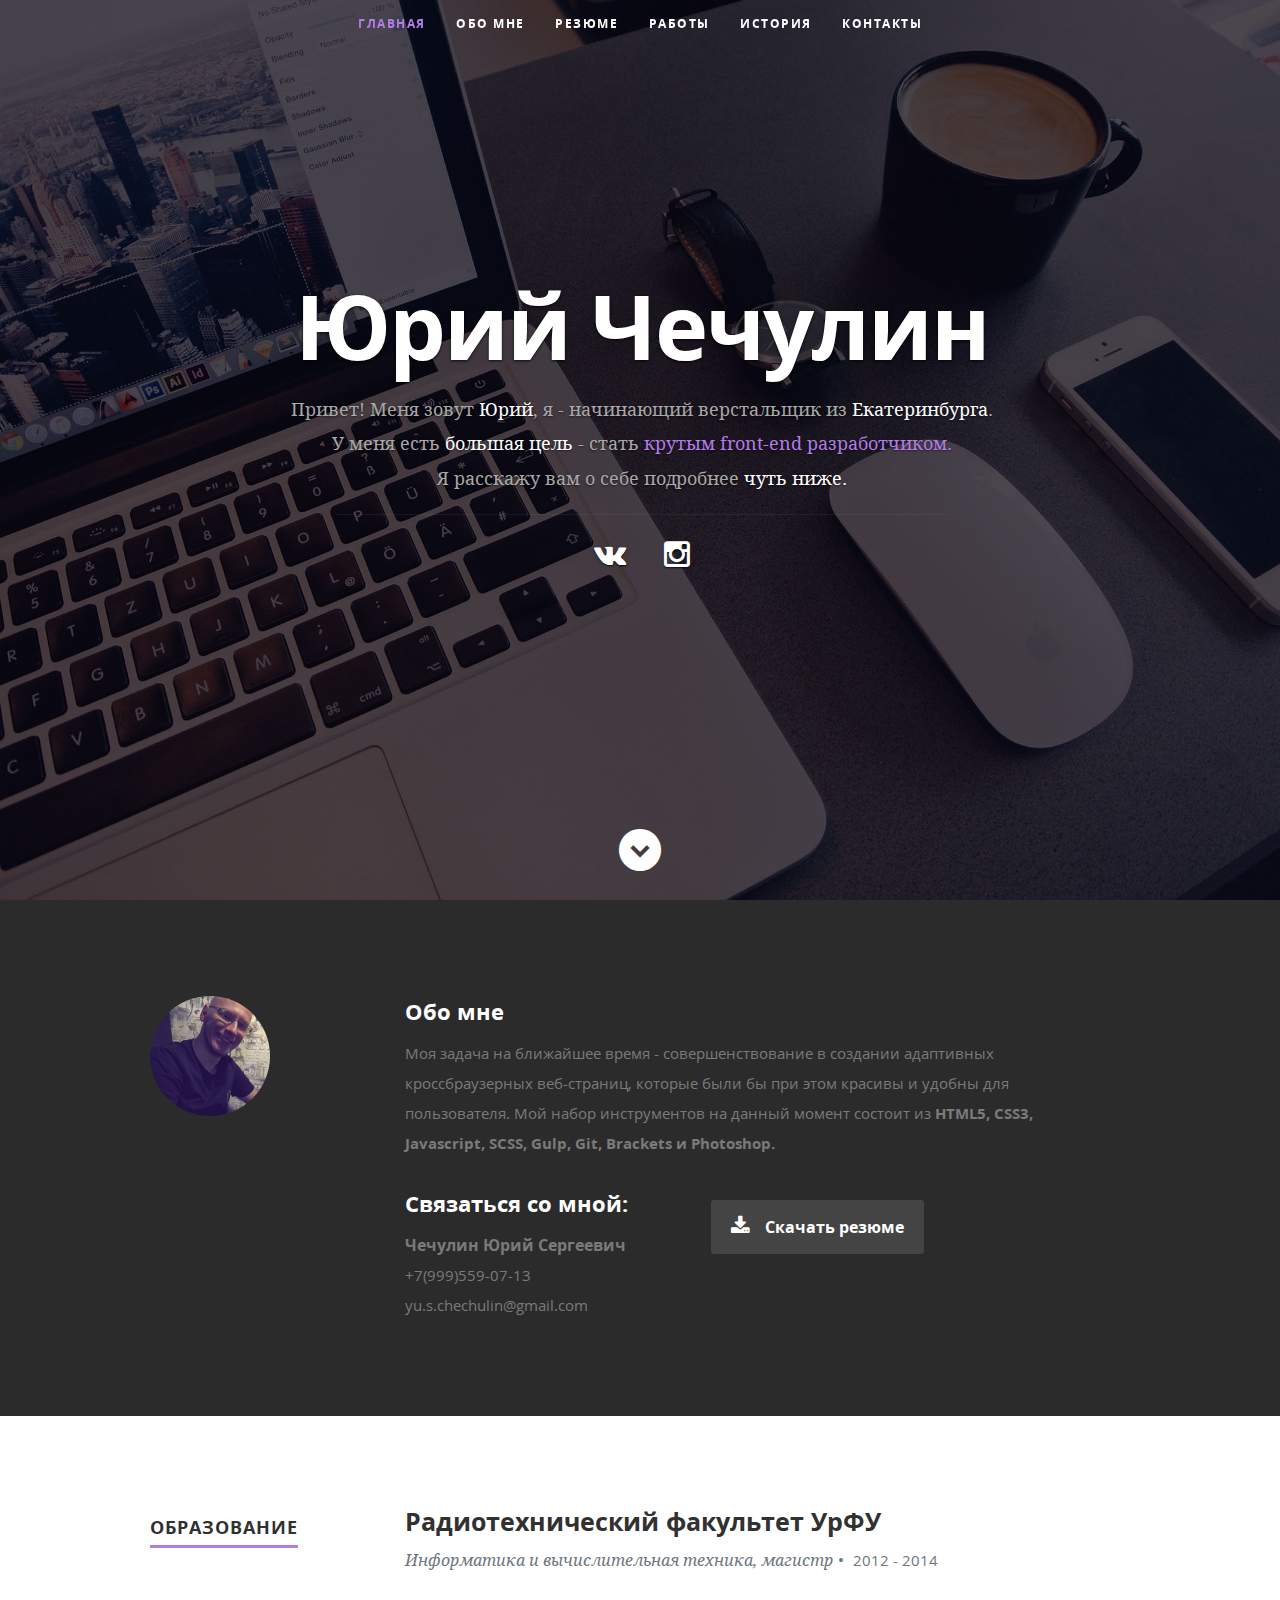
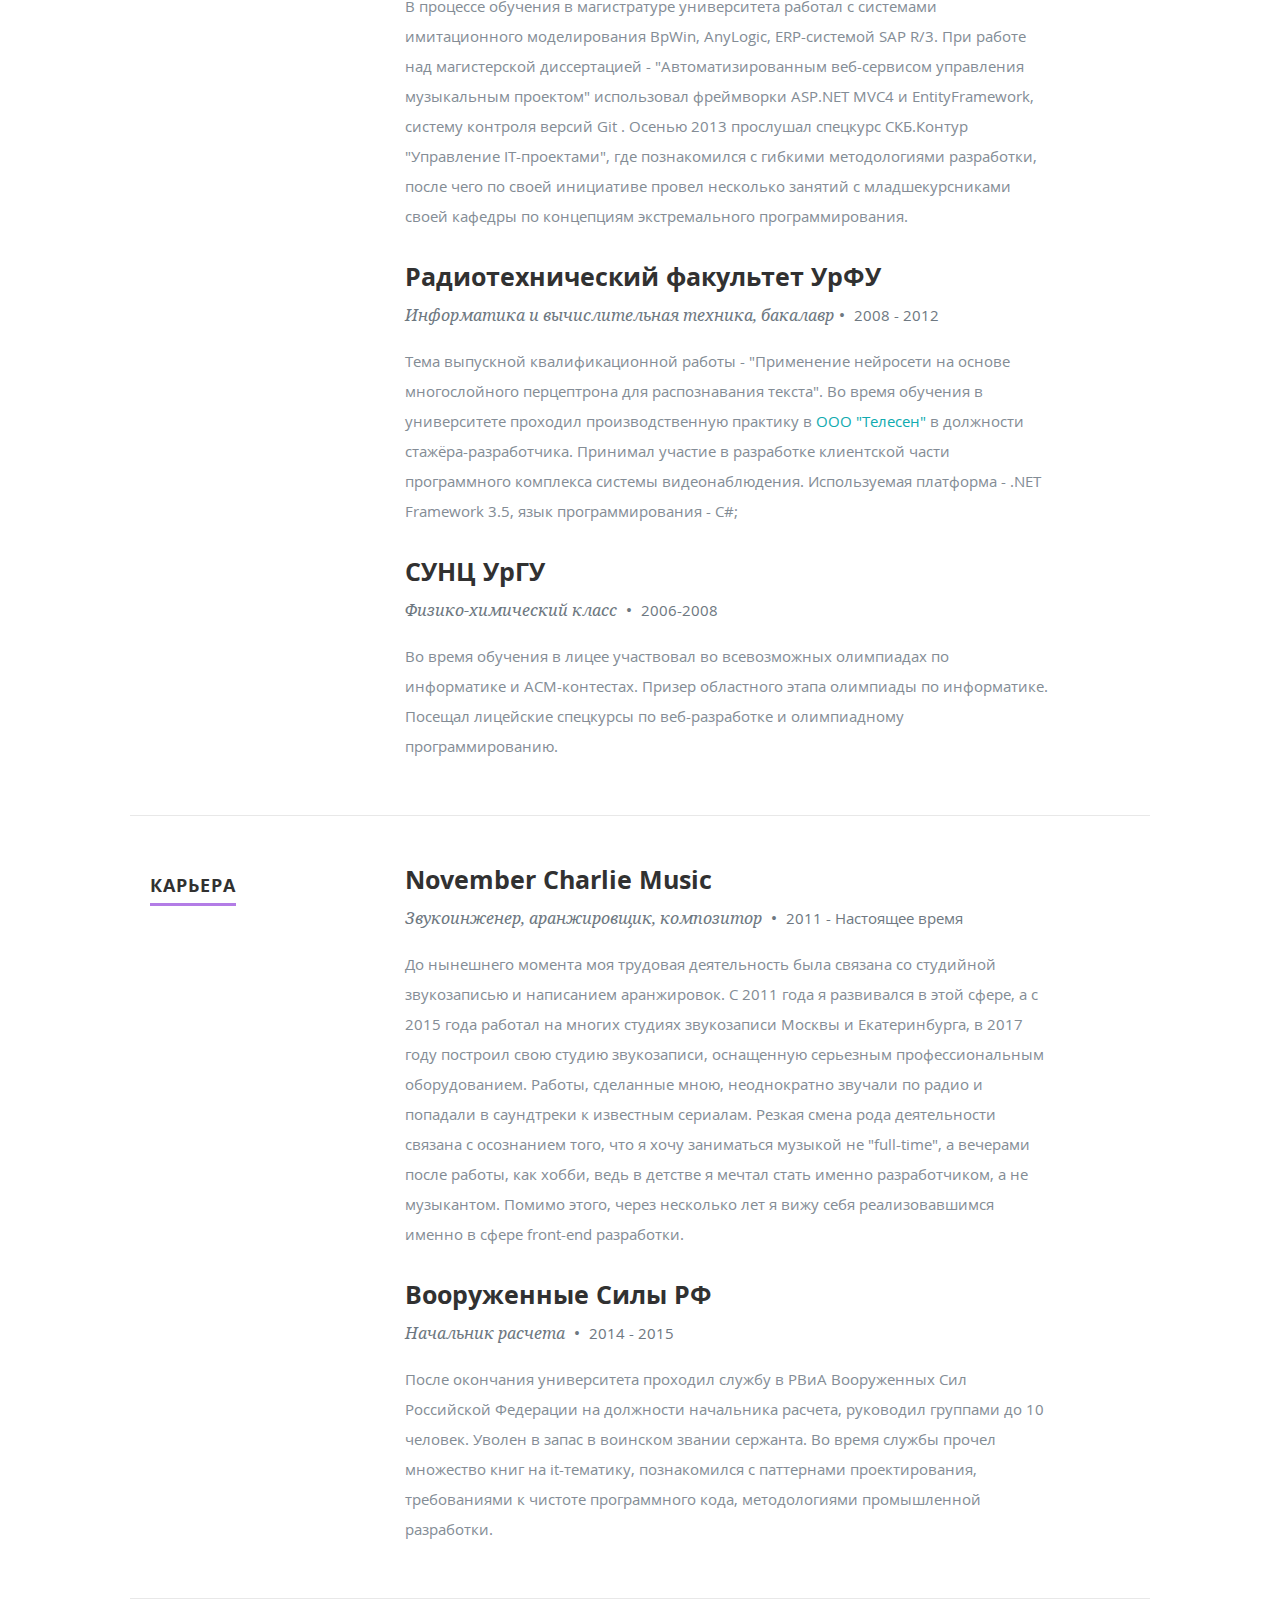
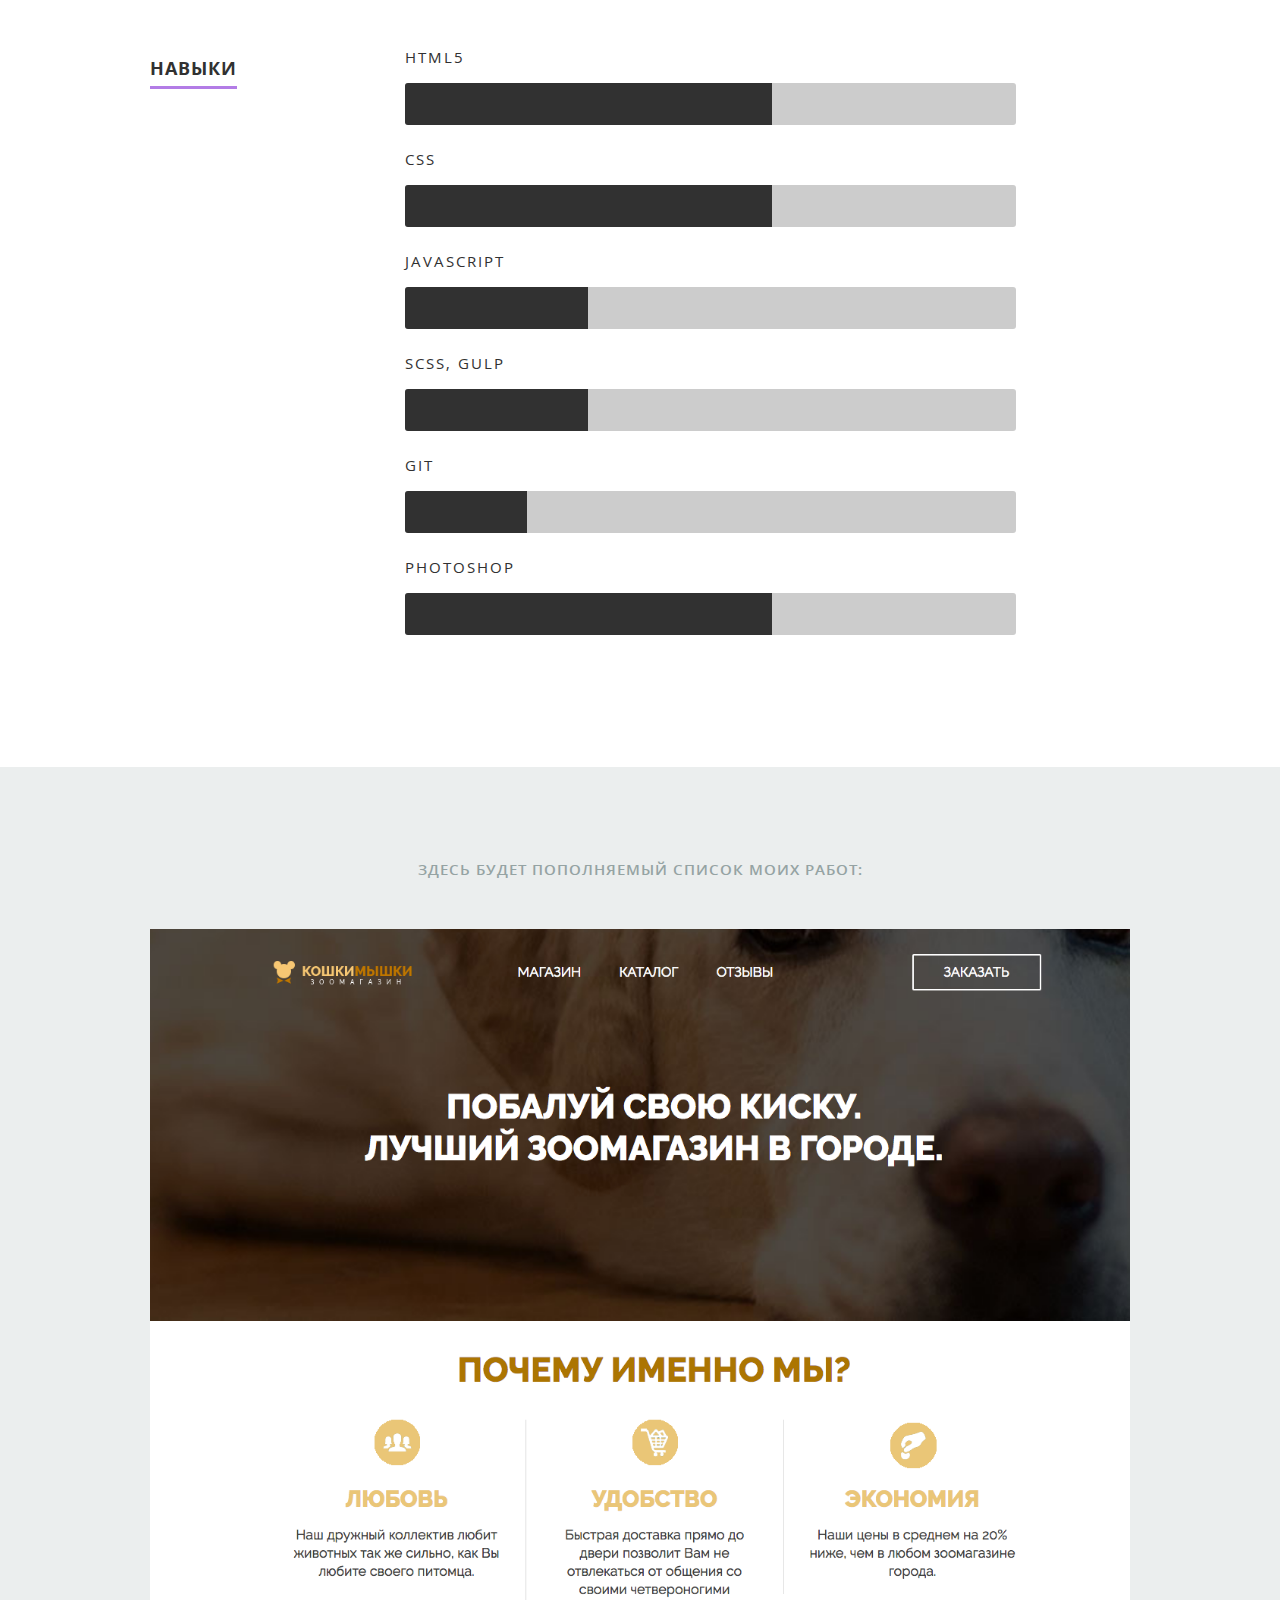
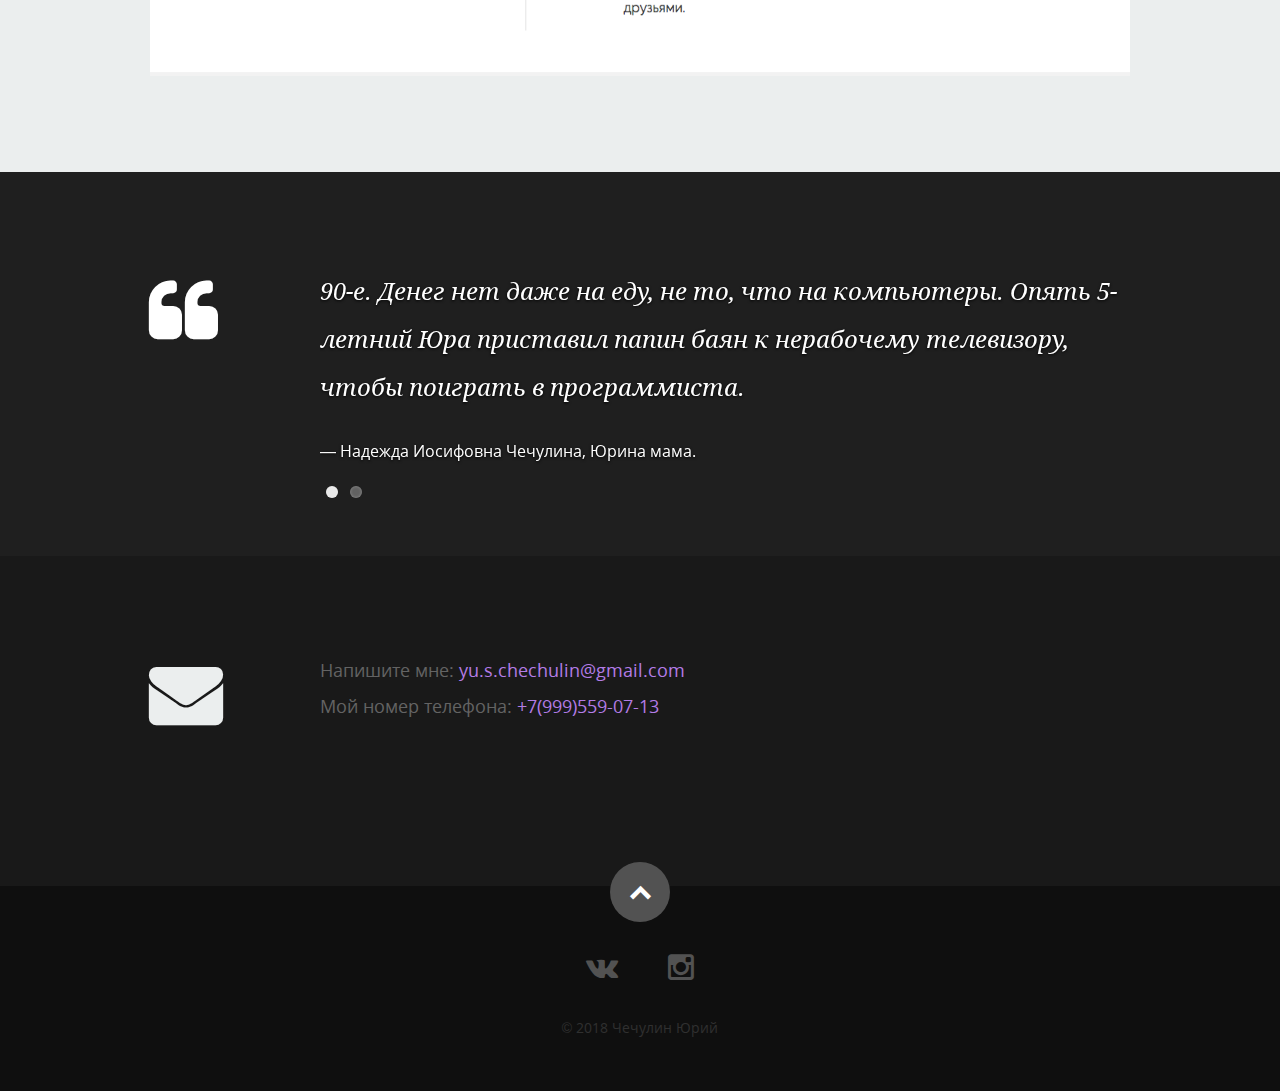
<file: index.html>
<!DOCTYPE html>
<!--[if lt IE 8 ]><html class="no-js ie ie7" lang="ru"> <![endif]-->
<!--[if IE 8 ]><html class="no-js ie ie8" lang="ru"> <![endif]-->
<!--[if (gte IE 8)|!(IE)]><!--><html class="no-js" lang="ru"> <!--<![endif]-->
<head>

   <!--- Basic Page Needs
   ================================================== -->
   <meta charset="utf-8">
	<title>Юрий Чечулин. Набренчался и хочу кодить!</title>
	<meta name="description" content="">
	<meta name="author" content="">

   <!-- Mobile Specific Metas
   ================================================== -->
	<meta name="viewport" content="width=device-width, initial-scale=1, maximum-scale=1">

	<!-- CSS
    ================================================== -->
   <link rel="stylesheet" href="css/default.css">
   <link rel="stylesheet" href="css/layout.css">
   <link rel="stylesheet" href="css/media-queries.css">
   <link rel="stylesheet" href="css/magnific-popup.css">

   <!-- Script
   ================================================== -->
	<script src="js/modernizr.js"></script>

   <!-- Favicons
	================================================== -->
	<link rel="shortcut icon" href="favicon.png" >

</head>

<body>

   <!-- Header
   ================================================== -->
   <header id="home">

      <nav id="nav-wrap">

         <a class="mobile-btn" href="#nav-wrap" title="Показать меню">Показать меню</a>
	      <a class="mobile-btn" href="#" title="Скрыть меню">Скрыть меню</a>

         <ul id="nav" class="nav">
            <li class="current"><a class="smoothscroll" href="#home">Главная</a></li>
            <li><a class="smoothscroll" href="#about">Обо мне</a></li>
	         <li><a class="smoothscroll" href="#resume">Резюме</a></li>
            <li><a class="smoothscroll" href="#portfolio">Работы</a></li>
            <li><a class="smoothscroll" href="#testimonials">История</a></li>
            <li><a class="smoothscroll" href="#contact">Контакты</a></li>
         </ul> <!-- end #nav -->

      </nav> <!-- end #nav-wrap -->

      <div class="row banner">
         <div class="banner-text">
            <h1 class="responsive-headline">Юрий Чечулин</h1>
            <h3>
                Привет! Меня зовут <span>Юрий</span>, я - начинающий верстальщик из&nbsp;<span>Екатеринбурга</span>. 
                У меня есть <span>большая цель</span> - стать <span class="cool-frontender"> крутым front-end разработчиком.</span> <br> 
                Я расскажу вам о себе подробнее <a class="smoothscroll" href="#about">чуть ниже.</a>
           </h3>
            <hr />
            <ul class="social">
               <li><a href="https://vk.com/novemberxcharlie"><i class="fa fa-vk"></i></a></li>
               <!--<li><a href="#"><i class="fa fa-linkedin"></i></a></li>-->
               <li><a href="https://www.instagram.com/yuricrvll/"><i class="fa fa-instagram"></i></a></li>
              
               
            </ul>
         </div>
      </div>

      <p class="scrolldown">
         <a class="smoothscroll" href="#about"><i class="icon-down-circle"></i></a>
      </p>

   </header> <!-- Header End -->


   <!-- About Section
   ================================================== -->
   <section id="about">

      <div class="row">

         <div class="three columns">

            <img class="profile-pic"  src="images/profilepic.jpg" alt="" />

         </div>

         <div class="nine columns main-col">

            <h2>Обо мне</h2>

            <p>Моя задача на ближайшее время - совершенствование в создании адаптивных кроссбраузерных веб-страниц, которые были бы при этом красивы и удобны для пользователя. Мой набор инструментов на данный момент состоит из <b>HTML5, CSS3, Javascript, SCSS, Gulp, Git, Brackets и Photoshop.</b>
            </p>

            <div class="row">

               <div class="columns contact-details">

                  <h2>Связаться со мной:</h2>
                  <p class="address">
				      <span class="myname">Чечулин Юрий Сергеевич</span><br>
                      <a href="tel:+79995590713"><span>+7(999)559-07-13</span><br></a>
                      <a href="mailto:yu.s.chechulin@gmail.com"><span>yu.s.chechulin@gmail.com</span></a>
					   </p>

               </div>

               <div class="columns download">
                  <p>
                     <a href="downloads/YuriChechulin-CV2018.docx" class="button"><i class="fa fa-download"></i>Скачать резюме</a>
                  </p>
               </div>

            </div> <!-- end row -->

         </div> <!-- end .main-col -->

      </div>

   </section> <!-- About Section End-->


   <!-- Resume Section
   ================================================== -->
   <section id="resume">

      <!-- Education
      ----------------------------------------------- -->
      <div class="row education">

         <div class="three columns header-col">
            <h1><span>ОБРАЗОВАНИЕ</span></h1>
         </div>

         <div class="nine columns main-col">

            <div class="row item">

               <div class="twelve columns">

                  <h3>Радиотехнический факультет УрФУ</h3>
                  <p class="info">Информатика и вычислительная техника, магистр<span>&bull;</span> <em class="date">2012 - 2014</em></p>

                  <p>
                    В процессе обучения в магистратуре университета работал с системами имитационного моделирования BpWin, AnyLogic, ERP-системой SAP R/3. При работе над магистерской диссертацией - "Автоматизированным веб-сервисом управления музыкальным проектом" использовал фреймворки ASP.NET MVC4 и EntityFramework, систему контроля версий Git . Осенью 2013 прослушал спецкурс СКБ.Контур "Управление IT-проектами", где познакомился с гибкими методологиями разработки, после чего по своей инициативе провел несколько занятий с младшекурсниками своей кафедры по концепциям экстремального программирования. 
                  </p>

               </div>

            </div> <!-- item end -->
            
             <div class="row item">

               <div class="twelve columns">

                  <h3>Радиотехнический факультет УрФУ</h3>
                  <p class="info">Информатика и вычислительная техника, бакалавр<span>&bull;</span> <em class="date">2008 - 2012</em></p>

                  <p>
                  Тема выпускной квалификационной работы - "Применение нейросети на основе многослойного перцептрона для распознавания текста". Во время обучения в университете проходил производственную практику в <a href="http://www.telesen.ru/">ООО "Телесен"</a> в должности стажёра-разработчика. Принимал участие в разработке клиентской части программного комплекса системы видеонаблюдения. Используемая платформа - .NET Framework 3.5, язык программирования - C#; 
                  </p>

               </div>

            </div> <!-- item end -->

             
            <div class="row item">

               <div class="twelve columns">

                  <h3>СУНЦ УрГУ</h3>
                  <p class="info">Физико-химический класс <span>&bull;</span> <em class="date">2006-2008</em></p>

                  <p>
                  Во время обучения в лицее участвовал во всевозможных олимпиадах по информатике и ACM-контестах. Призер областного этапа олимпиады по информатике. Посещал лицейские спецкурсы по веб-разработке и олимпиадному программированию.
                  </p>

               </div>

            </div> <!-- item end -->

         </div> <!-- main-col end -->

      </div> <!-- End Education -->


      <!-- Work
      ----------------------------------------------- -->
      <div class="row work">

         <div class="three columns header-col">
            <h1><span>Карьера</span></h1>
         </div>

         <div class="nine columns main-col">
            
          <div class="row item">

               <div class="twelve columns">

                  <h3>November Charlie Music</h3>
                  <p class="info">Звукоинженер, аранжировщик, композитор <span>&bull;</span> <em class="date">2011 - Настоящее время</em></p>

                  <p>
                  До нынешнего момента моя трудовая деятельность была связана со студийной звукозаписью и написанием аранжировок. С 2011 года я развивался в этой сфере, а с 2015 года работал на многих студиях звукозаписи Москвы и Екатеринбурга, в 2017 году построил свою студию звукозаписи, оснащенную серьезным профессиональным оборудованием. Работы, сделанные мною, неоднократно звучали по радио и попадали в саундтреки к известным сериалам. Резкая смена рода деятельности связана с осознанием того, что я хочу заниматься музыкой не "full-time", а вечерами после работы, как хобби, ведь в детстве я мечтал стать именно разработчиком, а не музыкантом. Помимо этого, через несколько лет я вижу себя реализовавшимся именно в сфере front-end разработки.
                  </p>

               </div>

            </div> <!-- item end -->

             
            <div class="row item">

               <div class="twelve columns">

                  <h3>Вооруженные Силы РФ</h3>
                  <p class="info">Начальник расчета <span>&bull;</span> <em class="date">2014 - 2015</em></p>

                  <p>
                  После окончания университета проходил службу в РВиА Вооруженных Сил Российской Федерации на должности начальника расчета, руководил группами до 10 человек. Уволен в запас в воинском звании сержанта. Во время службы прочел множество книг на it-тематику, познакомился с паттернами проектирования, требованиями к чистоте программного кода, методологиями промышленной разработки.
                  </p>

               </div>

            </div> <!-- item end -->

            

         </div> <!-- main-col end -->

      </div> <!-- End Work -->


      <!-- Skills
      ----------------------------------------------- -->
      <div class="row skill">

         <div class="three columns header-col">
            <h1><span>Навыки</span></h1>
         </div>

         <div class="nine columns main-col">



				<div class="bars">

				   <ul class="skills">
					   <li><span class="bar-expand html5"></span><em>HTML5</em></li>
                       <li><span class="bar-expand css"></span><em>CSS</em></li>
				       <li><span class="bar-expand javascript"></span><em>Javascript</em></li>
						<li><span class="bar-expand gulp"></span><em>SCSS, Gulp</em></li>
						<li><span class="bar-expand git"></span><em>Git</em></li>
                  <li><span class="bar-expand photoshop"></span><em>Photoshop</em></li>
					</ul>

				</div><!-- end skill-bars -->

			</div> <!-- main-col end -->

      </div> <!-- End skills -->

   </section> <!-- Resume Section End-->


   <!-- Portfolio Section
   ================================================== -->
   <section id="portfolio">

      <div class="row">

         <div class="twelve columns collapsed">

            <h1>Здесь будет пополняемый список моих работ:</h1>

            <!-- portfolio-wrapper -->
            <div id="portfolio-wrapper">

          	   <div class="columns portfolio-item">
                  <div class="item-wrap">

                     <a href="#modal-01" title="">
                        <img alt="" src="images/portfolio/catsandmices.png">
                        <div class="overlay">
                           <div class="portfolio-item-meta">
          					      <h5>Зоомагазин <br>"КОШКИ МЫШКИ"</h5>
                              <p></p>
          					   </div>
                        </div>
                        <div class="link-icon"><i class="icon-plus"></i></div>
                     </a>

                  </div>
          		</div> <!-- item end -->

              

              

               

               

              

            </div> <!-- portfolio-wrapper end -->

         </div> <!-- twelve columns end -->


         <!-- Modal Popup
	      --------------------------------------------------------------- -->

         <div id="modal-01" class="popup-modal mfp-hide">

		      <img class="scale-with-grid" src="images/portfolio/modals/m-catsandmices.jpg" alt="" />

		      <div class="description-box">
			      <h4>Зоомагазин "КОШКИ МЫШКИ"</h4>
			      <p>Мой самый первый одностраничный макет. </p>
               <span class="categories"><i class="fa fa-tag"></i>HTML5, CSS3</span>
		      </div>

            <div class="link-box">
               <a href="https://yurichechulin.github.io/01-catsandmices/">Посмотреть</a>
		         <a class="popup-modal-dismiss">Закрыть</a>
            </div>

	      </div><!-- modal-01 End -->

         

      </div> <!-- row End -->

   </section> <!-- Portfolio Section End-->


  

   <!-- Testimonials Section
   ================================================== -->
   <section id="testimonials">

      <div class="text-container">

         <div class="row">

            <div class="two columns header-col">

               <h1><span>Отзывы и рекомендации</span></h1>

            </div>
   
            <div class="ten columns flex-container">

               <div class="flexslider">

                  <ul class="slides">

                     <li>
                        <blockquote>
                           <p>90-е. Денег нет даже на еду, не то, что на компьютеры. Опять 5-летний Юра приставил папин баян к нерабочему телевизору, чтобы поиграть в программиста. 
                           </p>
                           <cite>Надежда Иосифовна Чечулина, Юрина мама.</cite>
                        </blockquote>
                     </li> <!-- slide ends -->

             

                     <li>
                        <blockquote>
                           <p>...пишет на бумажной полоске "50 GOTO 20", стучит по кнопкам баяна, слюнявит полоску и лепит ее на экран. Величайшая программа всех времен и народов почти готова!
                           </p>
                           <cite>5-летний Юра.</cite>
                        </blockquote>
                     </li> <!-- slide ends -->

                    

                  </ul>

               </div> <!-- div.flexslider ends -->

            </div> <!-- div.flex-container ends -->

         </div> <!-- row ends -->

       </div>  <!-- text-container ends -->

   </section> <!-- Testimonials Section End-->


   <!-- Contact Section
   ================================================== -->
   <section id="contact">

         <div class="row section-head">

            <div class="two columns header-col">

               <h1><span>Get In Touch.</span></h1>

            </div>

            <div class="ten columns">

                  <p class="lead">Напишите мне: <a href="mailto:yu.s.chechulin@gmail.com" class="last-contacts">yu.s.chechulin@gmail.com</a>
                  <br>
Мой номер телефона: <a href="tel: +79995590713" class="last-contacts">+7(999)559-07-13</a>
                </p>

            </div>

         </div>
     
         

           


            
          

   

   </section> <!-- Contact Section End-->


   <!-- footer
   ================================================== -->
   <footer>

      <div class="row">

         <div class="twelve columns">

            <ul class="social-links">
               <li><a href="http://vk.com/novemberxcharlie"><i class="fa fa-vk"></i></a></li>
               <li><a href="http://vk.com/yuricrvll"><i class="fa fa-instagram"></i></a></li>

            </ul>

            <ul class="copyright">
               <li>&copy; 2018 Чечулин Юрий</li>
            </ul>

         </div>

         <div id="go-top"><a class="smoothscroll" title="Back to Top" href="#home"><i class="icon-up-open"></i></a></div>

      </div>

   </footer> <!-- Footer End-->

   <!-- Java Script
   ================================================== -->
   <script src="http://ajax.googleapis.com/ajax/libs/jquery/1.10.2/jquery.min.js"></script>
   <script>window.jQuery || document.write('<script src="js/jquery-1.10.2.min.js"><\/script>')</script>
   <script type="text/javascript" src="js/jquery-migrate-1.2.1.min.js"></script>

   <script src="js/jquery.flexslider.js"></script>
   <script src="js/waypoints.js"></script>
   <script src="js/jquery.fittext.js"></script>
   <script src="js/magnific-popup.js"></script>
   <script src="js/init.js"></script>

</body>

</html>
</file>
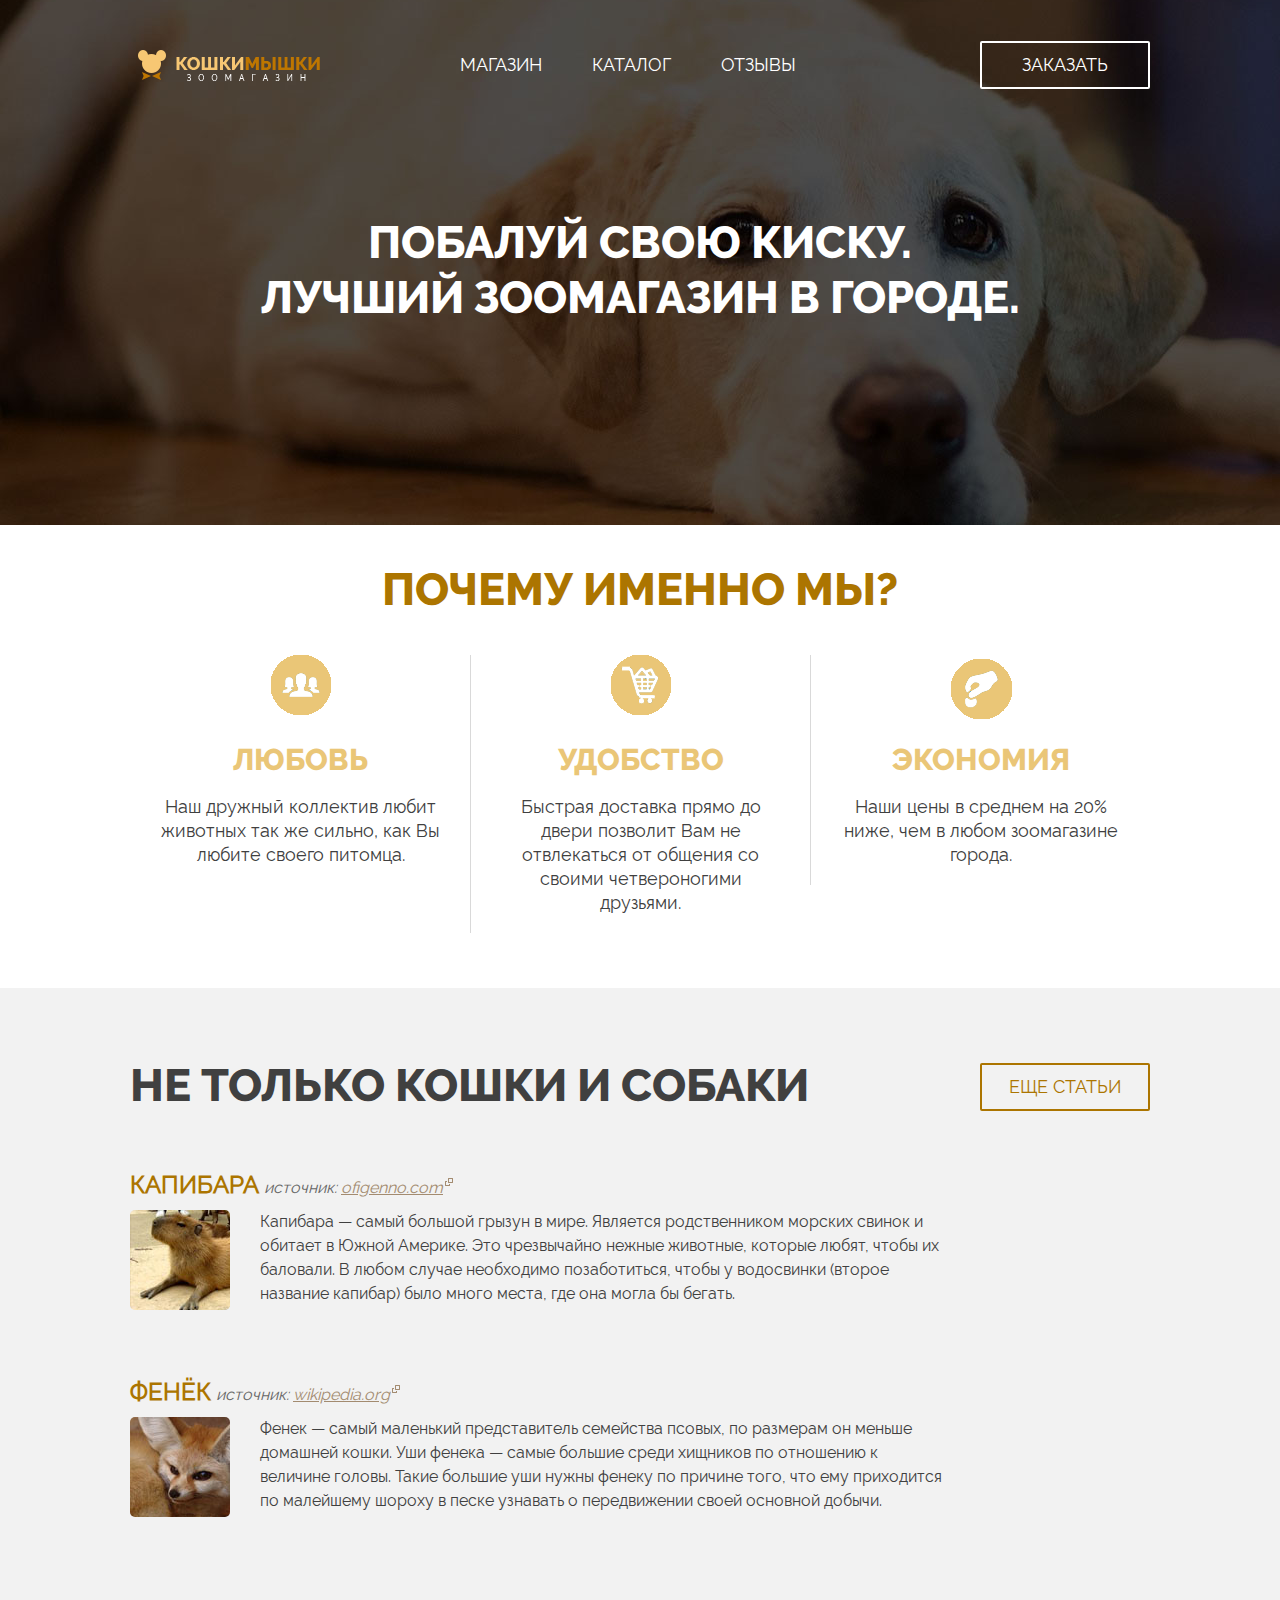
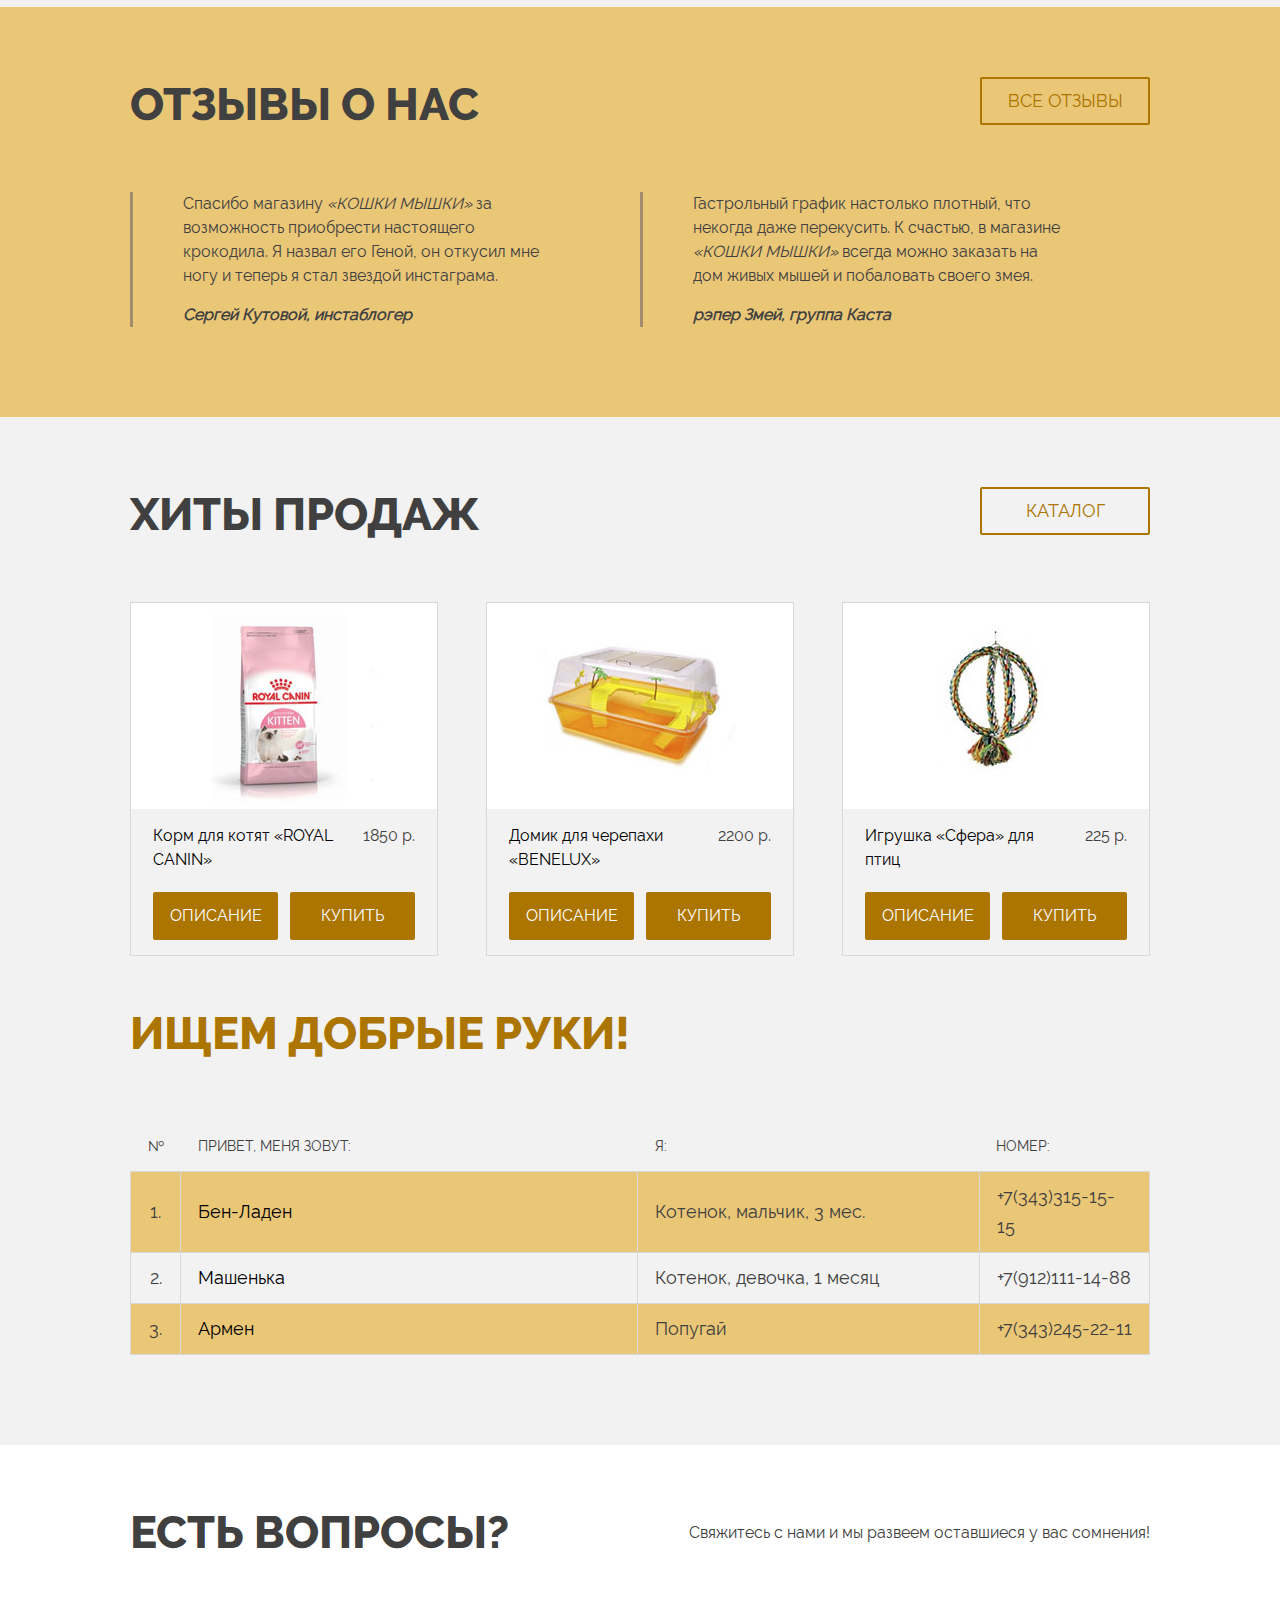
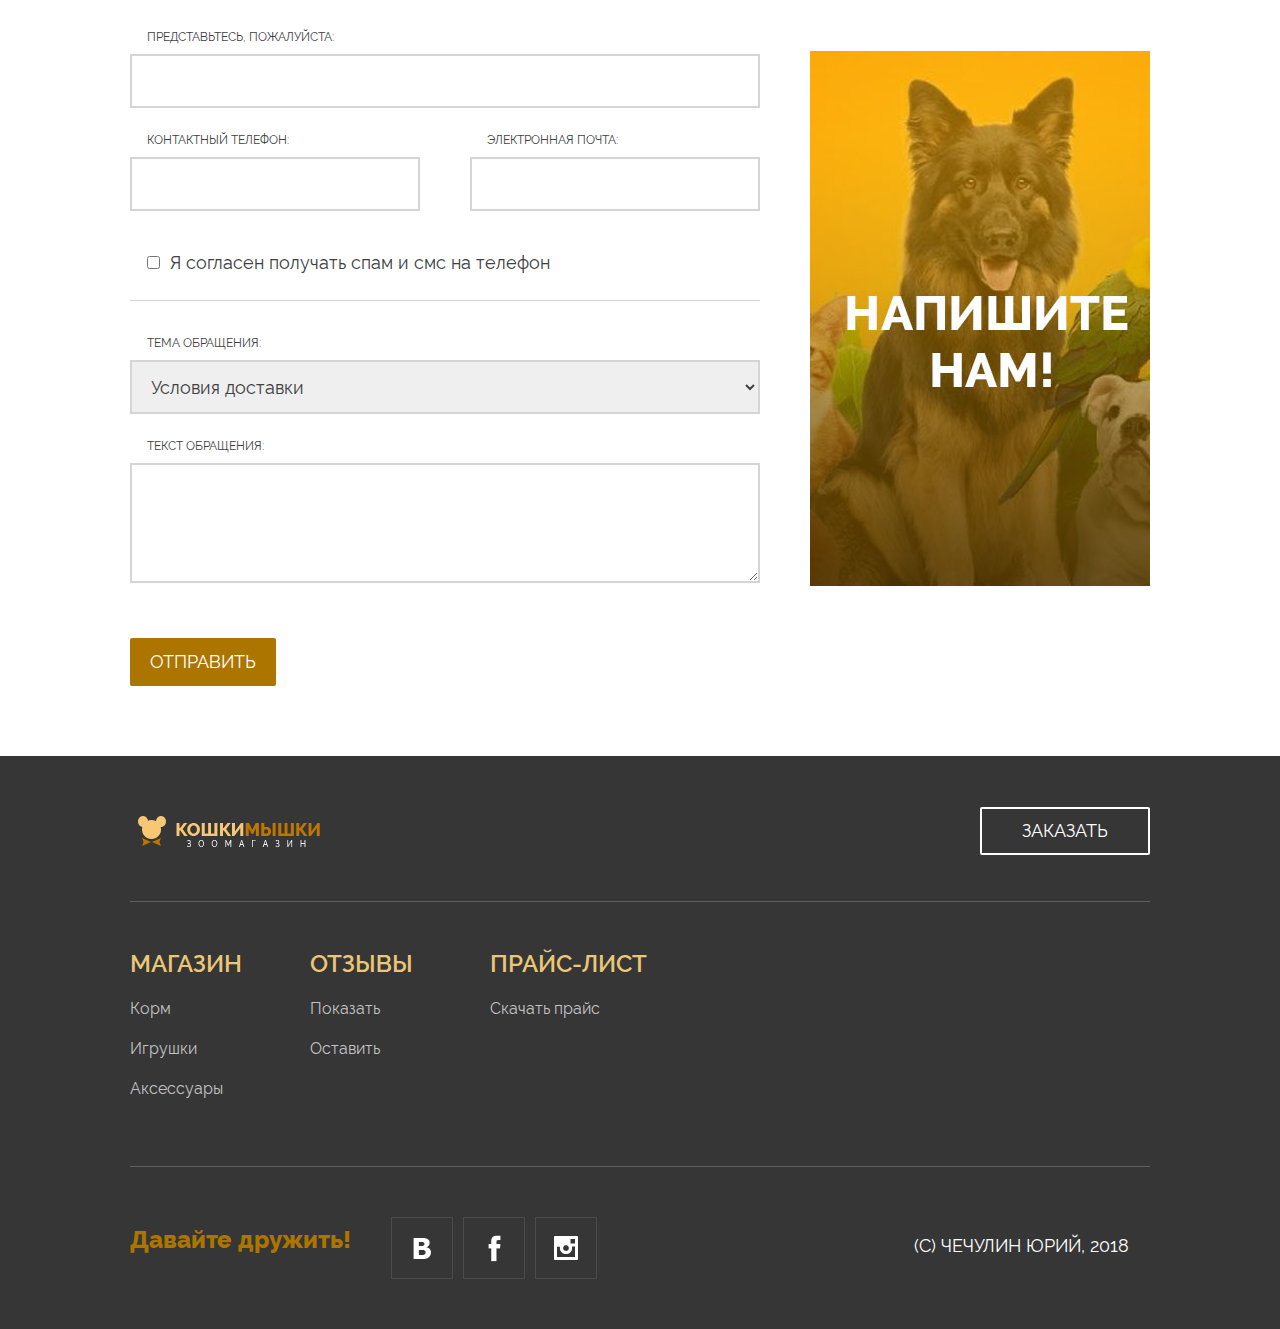
<file: 01-catsandmices/index.html>
<!DOCTYPE HTML>
<html lang="ru">
  <head>
    <meta charset="utf-8">
    <title>Зоомагазин КОШКИ МЫШКИ</title>
    <link rel="stylesheet" href="css/style.css">
  </head>
  <body>
    <div class="page-header">
      <div class="container">
        <div class="header-top clearfix">
          <div class="header-logo">
            <img src="img/logo.png" alt="КОШКИ МЫШКИ" width="205" height="55">
          </div>
          <ul class="main-nav clearfix">
            <li><a href="#">Магазин</a></li>
            <li><a href="#">Каталог</a></li>
            <li><a href="#">Отзывы</a></li>
          </ul>
          <a class="btn btn-quick-order" href="#">Заказать</a>
        </div>
        <div class="promo">
          <a href="#">Побалуй свою киску.<br>Лучший зоомагазин в городе.</a>
        </div>
      </div>
    </div>


    <div class="features">
      <div class="container">
          <h2 class="feature-title features-header">Почему именно мы?</h2>
        <ul class="clearfix">
          <li class="feature-item feature-choice">
            <h2 class="feature-title">Любовь</h2>
            <p>Наш дружный коллектив любит животных так же сильно, как Вы любите своего питомца.</p>
          </li>
          <li class="feature-item feature-quality">
            <h2 class="feature-title">Удобство</h2>
            <p>Быстрая доставка прямо до двери позволит Вам не отвлекаться от общения со своими четвероногими друзьями.</p>
          </li>
          <li class="feature-item feature-safety">
            <h2 class="feature-title">Экономия</h2>
            <p>Наши цены в среднем на 20% ниже, чем в любом зоомагазине города.</p>
          </li>
        </ul>
      </div>
    </div>


    <div class="article-reference">
      <div class="container">
        <h2 class="section-title">Не только кошки и собаки</h2>
        <a class="btn to-full-reference" href="#" title="Еще статьи">ЕЩЕ СТАТЬИ</a>
        <dl>
          <dt>
            <h3 class="reference-title">Капибара</h3>
            <i class="reference-source">источник: <a target="_blank" href="http://ofigenno.com/">ofigenno.com</a></i>
          </dt>
          <dd>
            <img src="img/article-1.jpg" alt="Капибара" width="100" height="100">
            <p>Капибара — самый большой грызун в мире. Является родственником морских свинок и обитает в Южной Америке. Это чрезвычайно нежные животные, которые любят, чтобы их баловали. В любом случае необходимо позаботиться, чтобы у водосвинки (второе название капибар) было много места, где она могла бы бегать.</p>
          </dd>
          <dt>
            <h3 class="reference-title">Фенёк</h3>
            <i class="reference-source">источник: <a target="_blank" href="https://ru.wikipedia.org/wiki/%D0%A4%D0%B5%D0%BD%D0%B5%D0%BA">wikipedia.org</a></i>
          </dt>
          <dd>
            <img src="img/article-2.jpg" alt="Кошкин дом" width="100" height="100">
            <p>Фенек — самый маленький представитель семейства псовых, по размерам он меньше домашней кошки. Уши фенека — самые большие среди хищников по отношению к величине головы. Такие большие уши нужны фенеку по причине того, что ему приходится по малейшему шороху в песке узнавать о передвижении своей основной добычи.</p>
          </dd>
        </dl>
      </div>
    </div>


    <div class="reviews">
      <div class="container">
        <h2 class="section-title">ОТЗЫВЫ О НАС</h2>
        <a class="btn to-all-reviews" href="#" title="Посмотреть все отзывы">Все отзывы</a>
        <div class="reviews-list clearfix">
          <blockquote class="review-item">
            <p>Спасибо магазину <i>&#171;КОШКИ МЫШКИ&#187;</i> за возможность приобрести настоящего крокодила. Я назвал его Геной, он откусил мне ногу и теперь я стал звездой инстаграма.</p>
            <cite class="review-author">Сергей Кутовой, инстаблогер</cite>
          </blockquote>
          <blockquote class="review-item">
            <p>Гастрольный график настолько плотный, что некогда даже перекусить. К счастью, в магазине <i>&#171;КОШКИ МЫШКИ&#187;</i> всегда можно заказать на дом живых мышей и побаловать своего змея.</p>
            <cite class="review-author">рэпер Змей, группа Каста</cite>
          </blockquote>
        </div>
      </div>
    </div>


    <div class="popular-and-price">
      <div class="container">
        <h2 class="section-title">Хиты продаж</h2>
        <a class="btn to-catalog" href="#" title="Посмотреть все товары">Каталог</a>
        <div class="popular-items clearfix">
          <div class="catalog-item">
            <img src="img/good-1.jpg" alt="Корм для котят «ROYAL CANIN»" width="306" height="206">
            <h3>Корм для котят «ROYAL CANIN»</h3>
            <b class="catalog-item-price">1850 р.</b>
            <a href="#" class="btn btn-info">Описание</a>
            <a href="#" class="btn btn-buy">Купить</a>
          </div>
          <div class="catalog-item">
            <img src="img/good-2.jpg" alt="Домик для черепахи «BENELUX»" width="306" height="206">
            <h3>Домик для черепахи «BENELUX» </h3>
            <b class="catalog-item-price">2200 р.</b>
            <a href="#" class="btn btn-info">Описание</a>
            <a href="#" class="btn btn-buy">Купить</a>
          </div>
          <div class="catalog-item">
            <img src="img/good-3.jpg" alt="Игрушка «Сфера» для птиц" width="306" height="206">
            <h3>Игрушка «Сфера» для птиц</h3>
            <b class="catalog-item-price">225 р.</b>
            <a href="#" class="btn btn-info">Описание</a>
            <a href="#" class="btn btn-buy">Купить</a>
          </div>
        </div>

        <h2 class="section-title browned">Ищем добрые руки!</h2>
        <table class="homeless-list">
          <tr>
            <th class="homeless-number">№</th>
            <th>Привет, меня зовут:</th>
            <th>Я:</th>
            <th>Номер:</th>
          </tr>
          <tr>
            <td class="homeless-number">1.</td>
            <td class="homeless-name">Бен-Ладен</td>
            <td class="homeless-about">Котенок, мальчик, 3 мес.</td>
            <td class="homeless-phone">+7(343)315-15-15</td>
          </tr>
          <tr>
            <td class="homeless-number">2.</td>
            <td class="homeless-name">Машенька</td>
            <td class="homeless-master">Котенок, девочка, 1 месяц</td>
            <td class="homeless-cost">+7(912)111-14-88</td>
          </tr>
          <tr>
            <td class="homeless-number">3.</td>
            <td class="homeless-name">Армен</td>
            <td class="homeless-master">Попугай</td>
            <td class="homeless-cost">+7(343)245-22-11</td>
          </tr>
          
        </table>
      </div>
    </div>


    <div class="feedback">
      <div class="container">
        <h2 class="section-title">Есть вопросы?</h2>
        <p class="feedback-tip">Свяжитесь с нами и мы развеем оставшиеся у вас сомнения!</p>
        <form class="feedback-form" action="/koshkimyshki-mail" method="post">
          <div class="feedback-form-group">
            <label for="fullname">Представьтесь, пожалуйста:</label>
            <input type="text" name="fullname" id="fullname">
          </div>
          <div class="clearfix">
            <div class="feedback-form-group feedback-form-group-left-part">
              <label for="phone">Контактный телефон:</label>
              <input type="text" name="phone" id="phone">
            </div>
            <div class="feedback-form-group feedback-form-group-right-part">
              <label for="email">Электронная почта:</label>
              <input type="text" name="email" id="email">
            </div>
          </div>
          <div class="checkbox-area">
            <label>
              <input type="checkbox" name="subscription">
              Я согласен получать спам и смс на телефон
            </label>
          </div>
          <div class="feedback-form-group">
            <label for="topic">Тема обращения:</label>
            <select name="topic" id="topic">
              <option value="1">Условия доставки</option>
              <option value="2">Возврат товара</option>
              <option value="3">Жалоба в Роспотребнадзор</option>
            </select>
          </div>
          <div class="feedback-form-group">
            <label for="message">Текст обращения:</label>
            <textarea name="message" id="message"></textarea>
          </div>
          <input type="submit" class="btn" value="Отправить">
        </form>
      </div>
    </div>


    <div class="page-footer">
      <div class="container">
        <div class="footer-top clearfix">
          <div class="footer-logo">
            <img src="img/logo.png" alt="КОШКИ МЫШКИ ЗООМАГАЗИН" width="205" height="55">
          </div>
          <a href="#" class="btn btn-quick-order">Заказать</a>
        </div>

        <div class="footer-middle clearfix">
          <div class="footer-menu">
            <h3>Магазин</h3>
            <ul>
              <li><a href="#">Корм</a></li>
              <li><a href="#">Игрушки</a></li>
              <li><a href="#">Аксессуары</a></li>
            </ul>
          </div>
          <div class="footer-menu">
            <h3>Отзывы</h3>
            <ul>
              <li><a href="#">Показать</a></li>
              <li><a href="#">Оставить</a></li>
            </ul>
          </div>
          <div class="footer-menu">
            <h3>Прайс-лист</h3>
            <ul>
              <li><a href="#">Скачать прайс</a></li>
            </ul>
          </div>
        </div>

        <div class="footer-bottom clearfix">
          <div class="footer-social">
            <b>Давайте дружить!</b>
            <a class="social-btn social-btn-vk" href="https://vk.com/">Вконтакте</a>
            <a class="social-btn social-btn-fb" href="https://facebook.com/">Фейсбук</a>
            <a class="social-btn social-btn-in" href="https://instagram.com/">Инстаграм</a>
          </div>
          <div class="footer-copyright">
            (С) <a href="https://vk.com/novemberxcharlie">Чечулин Юрий</a>, 2018
          </div>
        </div>
      </div>
    </div>

  </body>
</html>
</file>
<file: css/default.css>
/*
=====================================================================
*   Ceevee v1.0 Default Stylesheet
*   url: styleshout.com
*   03-17-2014
=====================================================================

TOC:
a. Webfonts and Icon fonts
b. Reset
c. Default Styles
   1. Basic
   2. Typography
   3. Links
   4. Images
   5. Buttons
   6. Forms
d. Grid
e. Others
   1. Clearing
   2. Misc

=====================================================================  */

/* ------------------------------------------------------------------ */
/* a. Webfonts and Icon fonts
 ------------------------------------------------------------------ */


@import url("fontello/css/fontello.css");
@import url("font-awesome/css/font-awesome.min.css");
@import url("fonts/droidserif/droidserif.css");
@import url("fonts/opensans/opensans.css");


/* ------------------------------------------------------------------
/* b. Reset
      Adapted from:
      Normalize.css - https://github.com/necolas/normalize.css/
      HTML5 Doctor Reset - html5doctor.com/html-5-reset-stylesheet/
/* ------------------------------------------------------------------ */

html, body, div, span, object, iframe,
h1, h2, h3, h4, h5, h6, p, blockquote, pre,
abbr, address, cite, code,
del, dfn, em, img, ins, kbd, q, samp,
small, strong, sub, sup, var,
b, i,
dl, dt, dd, ol, ul, li,
fieldset, form, label, legend,
table, caption, tbody, tfoot, thead, tr, th, td,
article, aside, canvas, details, figcaption, figure,
footer, header, hgroup, menu, nav, section, summary,
time, mark, audio, video {
   margin: 0;
   padding: 0;
   border: 0;
   outline: 0;
   font-size: 100%;
   vertical-align: baseline;
   background: transparent;
}

article,aside,details,figcaption,figure,
footer,header,hgroup,menu,nav,section {
   display: block;
}

audio,
canvas,
video {
   display: inline-block;
}

audio:not([controls]) {
   display: none;
   height: 0;
}

[hidden] { display: none; }

code, kbd, pre, samp {
   font-family: monospace, serif;
   font-size: 1em;
}

pre {
   white-space: pre;
   white-space: pre-wrap;
   word-wrap: break-word;
}

blockquote, q { quotes: &#8220 &#8220; }

blockquote:before, blockquote:after,
q:before, q:after {
   content: '';
   content: none;
}

ins {
   background-color: #ff9;
   color: #000;
   text-decoration: none;
}

mark {
   background-color: #A7F4F6;
   color: #555;
}

del { text-decoration: line-through; }

abbr[title], dfn[title] {
   border-bottom: 1px dotted;
   cursor: help;
}

table {
   border-collapse: collapse;
   border-spacing: 0;
}


/* ------------------------------------------------------------------ */
/* c. Default and Basic Styles
      Adapted from:
      Skeleton CSS Framework - http://www.getskeleton.com/
      Typeplate Typographic Starter Kit - http://typeplate.com/
/* ------------------------------------------------------------------ */

/*  1. Basic  ------------------------------------------------------- */

*,
*:before,
*:after {
   -moz-box-sizing: border-box;
   -webkit-box-sizing: border-box;
   box-sizing: border-box;
}

html {
   font-size: 62.5%;
   -webkit-font-smoothing: antialiased;
}

body {
   background: #fff;
   font-family: 'Open Sans', sans-serif;
   font-weight: normal;
   font-size: 15px;
   line-height: 30px;
	color: #838C95;

   -webkit-font-smoothing: antialiased; /* Fix for webkit rendering */
	-webkit-text-size-adjust: 100%;
}

/*  2. Typography
       Vertical rhythm with leading derived from 6
--------------------------------------------------------------------- */

h1, h2, h3, h4, h5, h6 {
   color: #313131;
	font-family: 'Open Sans', sans-serif; font-weight: bold;
   font-weight: normal;
}
h1 a, h2 a, h3 a, h4 a, h5 a, h6 a { font-weight: inherit; }
h1 { font-size: 38px; line-height: 42px; margin-bottom: 12px; letter-spacing: -1px; }
h2 { font-size: 28px; line-height: 36px; margin-bottom: 6px; }
h3 { font-size: 22px; line-height: 30px; margin-bottom: 12px; }
h4 { font-size: 20px; line-height: 30px; margin-bottom: 6px; }
h5 { font-size: 18px; line-height: 30px; }
h6 { font-size: 14px; line-height: 30px; }
.subheader { }

p { margin: 0 0 30px 0; }
p img { margin: 0; }
p.lead {
   font: 19px/36px 'Open Sans', sans-serif; font-weight: 100;
   margin-bottom: 18px;
}

/* for 'em' and 'strong' tags, font-size and line-height should be same with
the body tag due to rendering problems in some browsers */
em { font: 15px/30px 'Open Sans', sans-serif; font-style: italic; }
strong, b { font: 15px/30px 'Open Sans', sans-serif; font-weight: bold; }
small { font-size: 11px; line-height: inherit; }

/*	Blockquotes */
blockquote {
   margin: 30px 0px;
   padding-left: 40px;
   position: relative;
}
blockquote:before {
   content: "\201C";
   opacity: 0.45;
   font-size: 80px;
   line-height: 0px;
   margin: 0;
   font-family: arial, sans-serif;

   position: absolute;
   top:  30px;
	left: 0;
}
blockquote p {
   font-family: 'Droid Serif', serif;
   font-style: italic;
   padding: 0;
   font-size: 18px;
   line-height: 36px;
}
blockquote cite {
   display: block;
   font-size: 12px;
   font-style: normal;
   line-height: 18px;
}
blockquote cite:before { content: "\2014 \0020"; }
blockquote cite a,
blockquote cite a:visited { color: #8B9798; border: none }

/* ---------------------------------------------------------------------
/*  Pull Quotes Markup
/*
    <aside class="pull-quote">
		<blockquote>
			<p></p>
		</blockquote>
	 </aside>
/*
/* --------------------------------------------------------------------- */
.pull-quote {
   position: relative;
	padding: 18px 30px 18px 0px;
}
.pull-quote:before,
.pull-quote:after {
	height: 1em;
	opacity: 0.45;
	position: absolute;
	font-size: 80px;
   font-family: Arial, Sans-Serif;
}
.pull-quote:before {
	content: "\201C";
	top:  33px;
	left: 0;
}
.pull-quote:after {
	content: '\201D';
	bottom: -33px;
	right: 0;
}
.pull-quote blockquote {
   margin: 0;
}
.pull-quote blockquote:before {
   content: none;
}

/* Abbreviations */
abbr {
   font-family: 'Open Sans', sans-serif; font-weight: bold;
	font-variant: small-caps;
	text-transform: lowercase;
   letter-spacing: .5px;
	color: gray;
}
abbr:hover { cursor: help; }

/* drop cap */
.drop-cap:first-letter {
	float: left;
	margin: 0;
	padding: 14px 6px 0 0;
	font-size: 84px;
	font-family: /* Copperplate */ 'Open Sans', sans-serif; font-weight: bold;
   line-height: 60px;
	text-indent: 0;
	background: transparent;
	color: inherit;
}

hr { border: solid #E3E3E3; border-width: 1px 0 0; clear: both; margin: 11px 0 30px; height: 0; }


/*  3. Links  ------------------------------------------------------- */

a, a:visited {
   text-decoration: none;
   outline: 0;
   color: #11ABB0;

   -webkit-transition: color .3s ease-in-out;
   -moz-transition: color .3s ease-in-out;
   -o-transition: color .3s ease-in-out;
   transition: color .3s ease-in-out;
}
a:hover, a:focus { color: #313131; }
p a, p a:visited { line-height: inherit; }


/*  4. List  --------------------------------------------------------- */

ul, ol { margin-bottom: 24px; margin-top: 12px; }
ul { list-style: none outside; }
ol { list-style: decimal; }
ol, ul.square, ul.circle, ul.disc { margin-left: 30px; }
ul.square { list-style: square outside; }
ul.circle { list-style: circle outside; }
ul.disc { list-style: disc outside; }
ul ul, ul ol,
ol ol, ol ul { margin: 6px 0 6px 30px; }
ul ul li, ul ol li,
ol ol li, ol ul li { margin-bottom: 6px; }
li { line-height: 18px; margin-bottom: 12px; }
ul.large li { }
li p { }

/* ---------------------------------------------------------------------
/*  Stats Tab Markup

    <ul class="stats-tabs">
		<li><a href="#">[value]<b>[name]</b></a></li>
	 </ul>

    Extend this object into your markup.
/*
/* --------------------------------------------------------------------- */
.stats-tabs {
   padding: 0;
   margin: 24px 0;
}
.stats-tabs li {
	display: inline-block;
	margin: 0 10px 18px 0;
	padding: 0 10px 0 0;
	border-right: 1px solid #ccc;
}
.stats-tabs li:last-child {
	margin: 0;
	padding: 0;
	border: none;
}
.stats-tabs li a {
	display: inline-block;
	font-size: 22px;
	font-family: 'Open Sans', sans-serif; font-weight: bold;
   border: none;
   color: #313131;
}
.stats-tabs li a:hover {
   color:#11ABB0;
}
.stats-tabs li a b {
	display: block;
	margin: 6px 0 0 0;
	font-size: 13px;
	font-family: 'Open Sans', sans-serif;
    font-weight: normal;
    color: #8B9798;
}

/* definition list */
dl { margin: 12px 0; }
dt { margin: 0; color:#11ABB0; }
dd { margin: 0 0 0 20px; }

/* Lining Definition Style Markup */
.lining dt,
.lining dd {
	display: inline;
	margin: 0;
}
.lining dt + dt:before,
.lining dd + dt:before {
	content: "\A";
	white-space: pre;
}
.lining dd + dd:before {
	content: ", ";
}
.lining dd:before {
	content: ": ";
	margin-left: -0.2em;
}

/* Dictionary Definition Style Markup */
.dictionary-style dt {
	display: inline;
	counter-reset: definitions;
}
.dictionary-style dt + dt:before {
	content: ", ";
	margin-left: -0.2em;
}
.dictionary-style dd {
	display: block;
	counter-increment: definitions;
}
.dictionary-style dd:before {
	content: counter(definitions, decimal) ". ";
}

/* Pagination */
.pagination {
   margin: 36px auto;
   text-align: center;
}
.pagination ul li {
   display: inline-block;
   margin: 0;
   padding: 0;
}
.pagination .page-numbers {
   font: 15px/18px 'Open Sans', sans-serif; font-weight: bold;
   display: inline-block;
   padding: 6px 10px;
   margin-right: 3px;
   margin-bottom: 6px;
	color: #6E757C;
	background-color: #E6E8EB;

	-webkit-transition: all 200ms ease-in-out;
	-moz-transition: all 200ms ease-in-out;
	-o-transition: all 200ms ease-in-out;
	-ms-transition: all 200ms ease-in-out;
	transition: all 200ms ease-in-out;

   -moz-border-radius: 3px;
   -webkit-border-radius: 3px;
   -khtml-border-radius: 3px;
	border-radius: 3px;
}
.pagination .page-numbers:hover {
   background: #838A91;
   color: #fff;
}
.pagination .current,
.pagination .current:hover {
   background-color: #11ABB0;
   color: #fff;
}
.pagination .inactive,
.pagination .inactive:hover {
   background-color: #E6E8EB;
	color: #A9ADB2;
}
.pagination .prev, .pagination .next {}

/*  5. Images  --------------------------------------------------------- */

img {
   max-width: 100%;
   height: auto;
}
img.pull-right { margin: 12px 0px 0px 18px; }
img.pull-left { margin: 12px 18px 0px 0px; }

/*  6. Buttons  --------------------------------------------------------- */

.button,
.button:visited,
button,
input[type="submit"],
input[type="reset"],
input[type="button"] {
   font: 16px/30px 'Open Sans', sans-serif; font-weight: bold;
   background: #11ABB0;
   display: inline-block;
	text-decoration: none;
   letter-spacing: 0;
   color: #fff;
	padding: 12px 20px;
	margin-bottom: 18px;
   border: none;
   cursor: pointer;
   height: auto;

   -webkit-transition: all .2s ease-in-out;
	-moz-transition: all .2s ease-in-out;
	-o-transition: all .2s ease-in-out;
	-ms-transition: all .2s ease-in-out;
	transition: all .2s ease-in-out;

   -moz-border-radius: 3px;
   -webkit-border-radius: 3px;
   -khtml-border-radius: 3px;
   border-radius: 3px;
}

.button:hover,
button:hover,
input[type="submit"]:hover,
input[type="reset"]:hover,
input[type="button"]:hover {
   background: #3d4145;
   color: #fff;
}

.button:active,
button:active,
input[type="submit"]:active,
input[type="reset"]:active,
input[type="button"]:active {
   background: #3d4145;
   color: #fff;
}

.button.full-width,
button.full-width,
input[type="submit"].full-width,
input[type="reset"].full-width,
input[type="button"].full-width {
	width: 100%;
	padding-left: 0 !important;
	padding-right: 0 !important;
	text-align: center;
}

/* Fix for odd Mozilla border & padding issues */
button::-moz-focus-inner,
input::-moz-focus-inner {
    border: 0;
    padding: 0;
}


/*  7. Forms  --------------------------------------------------------- */

form { margin-bottom: 24px; }
fieldset { margin-bottom: 24px; }

input[type="text"],
input[type="password"],
input[type="email"],
textarea,
select {
   display: block;
   padding: 18px 15px;
   margin: 0 0 24px 0;
   border: 0;
   outline: none;
   vertical-align: middle;
   min-width: 225px;
	max-width: 100%;
   font-size: 15px;
   line-height: 24px;
	color: #647373;
	background: #D3D9D9;

}

/* select { padding: 0;
   width: 220px;
   } */

input[type="text"]:focus,
input[type="password"]:focus,
input[type="email"]:focus,
textarea:focus {
   color: #B3B7BC;
	background-color: #3d4145;
}

textarea { min-height: 220px; }

label,
legend {
   font: 16px/24px 'Open Sans', sans-serif; font-weight: bold;
	margin: 12px 0;
   color: #3d4145;
   display: block;
}
label span,
legend span {
	color: #8B9798;
   font: 14px/24px 'Open Sans', sans-serif; font-weight: normal;
}

input[type="checkbox"],
input[type="radio"] {
    font-size: 15px;
    color: #737373;
}

input[type="checkbox"] { display: inline; }

/* ------------------------------------------------------------------ */
/* d. Grid
---------------------------------------------------------------------
   gutter = 40px.
/* ------------------------------------------------------------------ */

/* default
--------------------------------------------------------------- */
.row {
   width: 96%;
   max-width: 1020px;
   margin: 0 auto;
}
/* fixed width for IE8 */
.ie .row { width: 1000px ; }

.narrow .row { max-width: 980px; }

.row .row { width: auto; max-width: none; margin: 0 -20px; }

/* row clearing */
.row:before,
.row:after {
    content: " ";
    display: table;
}
.row:after {
    clear: both;
}

.column, .columns {
   position: relative;
   padding: 0 20px;
   min-height: 1px;
   float: left;
}
.column.centered, .columns.centered  {
    float: none;
    margin: 0 auto;
}

/* removed gutters */
.row.collapsed > .column,
.row.collapsed > .columns,
.column.collapsed, .columns.collapsed  { padding: 0; }

[class*="column"] + [class*="column"]:last-child { float: right; }
[class*="column"] + [class*="column"].end { float: right; }

/* column widths */
.row .one         { width: 8.33333%; }
.row .two         { width: 16.66667%; }
.row .three       { width: 25%; }
.row .four        { width: 33.33333%; }
.row .five        { width: 41.66667%; }
.row .six         { width: 50%; }
.row .seven       { width: 58.33333%; }
.row .eight       { width: 66.66667%; }
.row .nine        { width: 75%; }
.row .ten         { width: 83.33333%; }
.row .eleven      { width: 91.66667%; }
.row .twelve      { width: 100%; }

/* Offsets */
.row .offset-1    { margin-left: 8.33333%; }
.row .offset-2    { margin-left: 16.66667%; }
.row .offset-3    { margin-left: 25%; }
.row .offset-4    { margin-left: 33.33333%; }
.row .offset-5    { margin-left: 41.66667%; }
.row .offset-6    { margin-left: 50%; }
.row .offset-7    { margin-left: 58.33333%; }
.row .offset-8    { margin-left: 66.66667%; }
.row .offset-9    { margin-left: 75%; }
.row .offset-10   { margin-left: 83.33333%; }
.row .offset-11   { margin-left: 91.66667%; }

/* Push/Pull */
.row .push-1      { left: 8.33333%; }
.row .pull-1      { right: 8.33333%; }
.row .push-2      { left: 16.66667%; 	}
.row .pull-2      { right: 16.66667%; }
.row .push-3      { left: 25%; }
.row .pull-3      { right: 25%;	}
.row .push-4      { left: 33.33333%; }
.row .pull-4      { right: 33.33333%; }
.row .push-5      { left: 41.66667%; }
.row .pull-5      { right: 41.66667%; }
.row .push-6      { left: 50%; }
.row .pull-6      { right: 50%; }
.row .push-7      { left: 58.33333%; }
.row .pull-7      { right: 58.33333%; }
.row .push-8      { left: 66.66667%; 	}
.row .pull-8      { right: 66.66667%; }
.row .push-9      { left: 75%; }
.row .pull-9      { right: 75%; }
.row .push-10     { left: 83.33333%; }
.row .pull-10     { right: 83.33333%; }
.row .push-11     { left: 91.66667%; }
.row .pull-11     { right: 91.66667%; }

/* block grids
--------------------------------------------------------------------- */
.bgrid-sixths [class*="column"]   { width: 16.66667%; }
.bgrid-quarters [class*="column"] { width: 25%; }
.bgrid-thirds [class*="column"]   { width: 33.33333%; }
.bgrid-halves [class*="column"]   { width: 50%; }

[class*="bgrid"] [class*="column"] + [class*="column"]:last-child { float: left; }

/* Left clearing for block grid columns - columns that changes width in
different screen sizes. Allows columns with different heights to align
properly.
--------------------------------------------------------------------- */
.first { clear: left; }   /* first column in default screen */
.s-first { clear: none; } /* first column in smaller screens */

/* smaller screens
--------------------------------------------------------------- */
@media only screen and (max-width: 900px) {

   /* block grids on small screens */
   .s-bgrid-sixths [class*="column"]   { width: 16.66667%; }
   .s-bgrid-quarters [class*="column"] { width: 25%; }
   .s-bgrid-thirds [class*="column"]   { width: 33.33333%; }
   .s-bgrid-halves [class*="column"]   { width: 50%; }

   /* block grids left clearing */
   .first { clear: none; }
   .s-first { clear: left; }

}

/* mobile wide/smaller tablets
--------------------------------------------------------------- */
@media only screen and (max-width: 767px) {

   .row {
	   width: 460px;
	   margin: 0 auto;
      padding: 0;
	}
   .column, .columns {
	   width: auto !important;
	   float: none;
	   margin-left: 0;
	   margin-right: 0;
      padding: 0 30px;
   }
   .row .row { width: auto; max-width: none; margin: 0 -30px; }

   [class*="column"] + [class*="column"]:last-child { float: none; }
   [class*="bgrid"] [class*="column"] + [class*="column"]:last-child { float: none; }

   /* Offsets */
   .row .offset-1    { margin-left: 0%; }
   .row .offset-2    { margin-left: 0%; }
   .row .offset-3    { margin-left: 0%; }
   .row .offset-4    { margin-left: 0%; }
   .row .offset-5    { margin-left: 0%; }
   .row .offset-6    { margin-left: 0%; }
   .row .offset-7    { margin-left: 0%; }
   .row .offset-8    { margin-left: 0%; }
   .row .offset-9    { margin-left: 0%; }
   .row .offset-10   { margin-left: 0%; }
   .row .offset-11   { margin-left: 0%; }
}

/* mobile narrow
--------------------------------------------------------------- */
@media only screen and (max-width: 460px) {

   .row { width: auto; }

}

/* larger screens
--------------------------------------------------------------- */
@media screen and (min-width: 1200px) {

   .wide .row { max-width: 1180px; }

}

/* ------------------------------------------------------------------ */
/* e. Others
/* ------------------------------------------------------------------ */

/*  1. Clearing
    (http://nicolasgallagher.com/micro-clearfix-hack/
--------------------------------------------------------------------- */

.cf:before,
.cf:after {
    content: " ";
    display: table;
}
.cf:after {
    clear: both;
}

/*  2. Misc -------------------------------------------------------- */

.remove-bottom { margin-bottom: 0 !important; }
.half-bottom { margin-bottom: 12px !important; }
.add-bottom { margin-bottom: 24px !important; }
.no-border { border: none; }

.text-center  { text-align: center !important; }
.text-left    { text-align: left !important; }
.text-right   { text-align: right !important; }
.pull-left    { float: left !important; }
.pull-right   { float: right !important; }
.align-center {
	margin-left: auto !important;
	margin-right: auto !important;
	text-align: center !important;
}
</file>
<file: css/layout.css>
/*
=====================================================================
*   Ceevee v1.0 Layout Stylesheet
*   url: styleshout.com
*   03-18-2014
=====================================================================

   TOC:
   a. General Styles
   b. Header Styles
   c. About Section
   d. Resume Section
   e. Portfolio Section
   f. Call To Action Section
   g. Testimonials Section
   h. Contact Section
   i. Footer

===================================================================== */

/* ------------------------------------------------------------------ */
/* a. General Styles
/* ------------------------------------------------------------------ */

body { background: #0f0f0f; }

/* ------------------------------------------------------------------ */
/* b. Header Styles
/* ------------------------------------------------------------------ */

header {
   position: relative;
   height: 800px;
   min-height: 500px;
   width: 100%;
   background: #161415 url(../images/header-background.jpg) no-repeat top center;
   background-size: cover !important;
	-webkit-background-size: cover !important;
   text-align: center;
   overflow: hidden;
}

/* vertically center banner section */
header:before {
   content: '';
   display: inline-block;
   vertical-align: middle;
   height: 100%;
}
header .banner {
   display: inline-block;
   vertical-align: middle;
   margin: 0 auto;
   width: 85%;
   padding-bottom: 30px;s
   text-align: center;
}

header .banner-text { width: 100%; }
header .banner-text h1 {
   font: 90px/1.1em 'Open Sans', sans-serif; font-weight: bold;
   color: #fff;
   letter-spacing: -2px;
   margin: 0 auto 18px auto;
   text-shadow: 0px 1px 3px rgba(0, 0, 0, .8);
}
header .banner-text h3 {
   font: 18px/1.9em 'Droid Serif', serif; font-style: normal;
   color: #A8A8A8;
   margin: 0 auto;
   width: 70%;
   text-shadow: 0px 1px 2px rgba(0, 0, 0, .5);
}
header .banner-text h3 span,
header .banner-text h3 a {
   color: #fff;
}

header .banner-text h3 span.cool-frontender {
  color: #b37ce6;
}

header .banner-text hr {
   width: 60%;
   margin: 18px auto 24px auto;
   border-color: #2F2D2E;
   border-color: rgba(150, 150, 150, .1);
}

/* header social links */
header .social {
   margin: 24px 0;
   padding: 0;
   font-size: 30px;
   text-shadow: 0px 1px 2px rgba(0, 0, 0, .8);
}
header .social li {
   display: inline-block;
   margin: 0 15px;
   padding: 0;
}
header .social li a { color: #fff; }
header .social li a:hover { color: #11ABB0; }

/* scrolldown link */
header .scrolldown a {
   position: absolute;
   bottom: 30px;
   left: 50%;
   margin-left: -29px;
   color: #fff;
   display: block;
   height: 42px;
   width: 42px;
   font-size: 42px;
   line-height: 42px;
   color: #fff;
   border-radius: 100%;

   -webkit-transition: all .3s ease-in-out;
   -moz-transition: all .3s ease-in-out;
   -o-transition: all .3s ease-in-out;
   transition: all .3s ease-in-out;
}
header .scrolldown a:hover { color: #11ABB0; }

/* primary navigation
--------------------------------------------------------------------- */
#nav-wrap ul, #nav-wrap li, #nav-wrap a {
	 margin: 0;
	 padding: 0;
	 border: none;
	 outline: none;
}

/* nav-wrap */
#nav-wrap {
   font: 12px 'Open Sans', sans-serif; font-weight: bold;
   width: 100%;
   text-transform: uppercase;
   letter-spacing: 1.5px;
   margin: 0 auto;
   z-index: 100;
   position: fixed;
   left: 0;
   top: 0;
}
.opaque { background-color: #333; }

/* hide toggle button */
#nav-wrap > a.mobile-btn { display: none; }

ul#nav {
   min-height: 48px;
   width: auto;

   /* center align the menu */
   text-align: center;
}
ul#nav li {
   position: relative;
   list-style: none;
   height: 48px;
   display: inline-block;
}

/* Links */
ul#nav li a {

/* 8px padding top + 8px padding bottom + 32px line-height = 48px */

   display: inline-block;
   padding: 8px 13px;
   line-height: 32px;
	text-decoration: none;
   text-align: left;
   color: #fff;

	-webkit-transition: color .2s ease-in-out;
	-moz-transition: color .2s ease-in-out;
	-o-transition: color .2s ease-in-out;
	-ms-transition: color .2s ease-in-out;
	transition: color .2s ease-in-out;
}

ul#nav li a:active { background-color: transparent !important; }
ul#nav li.current a { color: #b37ce6; }

span.cool-frontender {
    color: #b37ce6;
}

/* ------------------------------------------------------------------ */
/* c. About Section
/* ------------------------------------------------------------------ */

#about {
   background: #2B2B2B;
   padding-top: 96px;
   padding-bottom: 66px;
   overflow: hidden;
}

#about a, #about a:visited  { color: #7a7a7a; }
#about a:hover, #about a:focus { color: #b37ce6; }

#about h2 {
   font: 22px/30px 'Open Sans', sans-serif; font-weight: bold;
   color: #fff;
   margin-bottom: 12px;
}

#about span.myname {
   color: #7a7a7a; 
   font: 16px/24px 'Open Sans', sans-serif;    
   font-weight: bold;    
}



#about p {
   line-height: 30px;
   color: #7A7A7A;
}
#about .profile-pic {
   position: relative;
   width: 120px;
   height: 120px;
   border-radius: 100%;
}
#about .contact-details { width: 41.66667%; }
#about .download {
   width: 58.33333%;
   padding-top: 6px;
}
#about .main-col { padding-right: 5%; }
#about .download .button {
   margin-top: 6px;
   background: #444;
   color: #fff; 
}
#about .download .button:hover {
   background: #fff;
   color: #2B2B2B;
}
#about .download .button i {
   margin-right: 15px;
   font-size: 20px;
}


/* ------------------------------------------------------------------ */
/* d. Resume Section
/* ------------------------------------------------------------------ */

#resume {
   background: #fff;
   padding-top: 90px;
   padding-bottom: 72px;
   overflow: hidden;
}

#resume a, #resume a:visited  { color: #11ABB0; }
#resume a:hover, #resume a:focus { color: #313131; }

#resume h1 {
   font: 18px/24px 'Open Sans', sans-serif; font-weight: bold;
   text-transform: uppercase;
   letter-spacing: 1px;
}
#resume h1 span {
   border-bottom: 3px solid #b37ce6;
   padding-bottom: 6px;
}
#resume h3 {
   font: 25px/30px 'Open Sans', sans-serif; font-weight: bold;
}

#resume .header-col { padding-top: 9px; }
#resume .main-col { padding-right: 10%; }

.education, .work {
   margin-bottom: 48px;
   padding-bottom: 24px;
   border-bottom: 1px solid #E8E8E8;
}
#resume .info {
   font: 16px/24px 'Droid Serif', serif; font-style: italic;
   color: #6E7881;
   margin-bottom: 18px;
   margin-top: 9px;
}
#resume .info span {
   margin-right: 5px;
   margin-left: 5px;
}
#resume .date {
   font: 15px/24px 'Open Sans', sans-serif; font-weight: normal;
   margin-top: 6px;
}

/*----------------------------------------------*/
/*	Skill Bars
/*----------------------------------------------*/

.bars {
	width: 95%;
	float: left;
	padding: 0;
	text-align: left;
}
.bars .skills {
  	margin-top: 36px;
   list-style: none;
}
.bars li {
   position: relative;
  	margin-bottom: 60px;
  	background: #ccc;
  	height: 42px;
  	border-radius: 3px;
}
.bars li em {
	font: 15px 'Open Sans', sans-serif; font-weight: bold;
   color: #313131;
	text-transform: uppercase;
   letter-spacing: 2px;
	font-weight: normal;
   position: relative;
	top: -36px;
}
.bar-expand {
   position: absolute;
   left: 0;
   top: 0;

   margin: 0;
   padding-right: 24px;
  	background: #313131;
   display: inline-block;
  	height: 42px;
   line-height: 42px;
   border-radius: 3px 0 0 3px;
}

.photoshop {
  	width: 60%;
  	-moz-animation: photoshop 2s ease;
  	-webkit-animation: photoshop 2s ease;
}
.git {
  	width: 20%;
  	-moz-animation: git 2s ease;
  	-webkit-animation: git 2s ease;
}
.javascript {
  	width: 30%;
  	-moz-animation: javascript 2s ease;
  	-webkit-animation: javascript 2s ease;
}
.css {
  	width: 60%;
  	-moz-animation: css 2s ease;
  	-webkit-animation: css 2s ease;
}
.html5 {
  	width: 60%;
  	-moz-animation: html5 2s ease;
  	-webkit-animation: html5 2s ease;
}
.gulp {
  	width: 30%;
  	-moz-animation: gulp 2s ease;
  	-webkit-animation: gulp 2s ease;
}

@-moz-keyframes photoshop {
  0%   { width: 0px;  }
  100% { width: 60%;  }
}
@-moz-keyframes git {
  0%   { width: 0px;  }
  100% { width: 20%;  }
}
@-moz-keyframes javascript {
  0%   { width: 0px;  }
  100% { width: 30%;  }
}
@-moz-keyframes css {
  0%   { width: 0px;  }
  100% { width: 60%;  }
}
@-moz-keyframes html5 {
  0%   { width: 0px;  }
  100% { width: 60%;  }
}
@-moz-keyframes gulp {
  0%   { width: 0px;  }
  100% { width: 30%;  }
}

@-webkit-keyframes photoshop {
  0%   { width: 0px;  }
  100% { width: 60%;  }
}
@-webkit-keyframes git {
  0%   { width: 0px;  }
  100% { width: 20%;  }
}
@-webkit-keyframes javascript {
  0%   { width: 0px;  }
  100% { width: 30%;  }
}
@-webkit-keyframes css {
  0%   { width: 0px;  }
  100% { width: 60%;  }
}
@-webkit-keyframes html5 {
  0%   { width: 0px;  }
  100% { width: 60%;  }
}
@-webkit-keyframes gulp {
  0%   { width: 0px;  }
  100% { width: 30%;  }
}

/* ------------------------------------------------------------------ */
/* e. Portfolio Section
/* ------------------------------------------------------------------ */

#portfolio {
   background: #ebeeee;
   padding-top: 90px;
   padding-bottom: 60px;
}
#portfolio h1 {
   font: 15px/24px 'Open Sans', sans-serif; font-weight: 600;
   text-transform: uppercase;
   letter-spacing: 1px;
   text-align: center;
   margin-bottom: 48px;
   color: #95A3A3;
}

/* Portfolio Content */
#portfolio-wrapper .columns { margin-bottom: 36px; }



.portfolio-item .item-wrap {
   background: #fff;
   overflow: hidden;
   position: relative;

   -webkit-transition: all 0.3s ease-in-out;
	-moz-transition: all 0.3s ease-in-out;
	-o-transition: all 0.3s ease-in-out;
	-ms-transition: all 0.3s ease-in-out;
	transition: all 0.3s ease-in-out;
}
.portfolio-item .item-wrap a {
   display: block;
   cursor: pointer;
}

/* overlay */
.portfolio-item .item-wrap .overlay {
   position: absolute;
   left: 0;
   top: 0;
   width: 100%;
   height: 100%;

	opacity: 0;
	-moz-opacity: 0;
	filter:alpha(opacity=0);

   -webkit-transition: opacity 0.3s ease-in-out;
	-moz-transition: opacity 0.3s ease-in-out;
	-o-transition: opacity 0.3s ease-in-out;
	transition: opacity 0.3s ease-in-out;

   background: url(../images/overlay-bg.png) repeat;
}
.portfolio-item .item-wrap .link-icon {
   display: block;
   color: #fff;
   height: 30px;
   width: 30px;
   font-size: 18px;
   line-height: 30px;
   text-align: center;

   opacity: 0;
	-moz-opacity: 0;
	filter:alpha(opacity=0);

   -webkit-transition: opacity 0.3s ease-in-out;
	-moz-transition: opacity 0.3s ease-in-out;
	-o-transition: opacity 0.3s ease-in-out;
	transition: opacity 0.3s ease-in-out;

   position: absolute;
   top: 50%;
   left: 50%;
   margin-left: -15px;
   margin-top: -15px;
}
.portfolio-item .item-wrap img {
   vertical-align: bottom;
}
.portfolio-item .portfolio-item-meta { padding: 18px }
.portfolio-item .portfolio-item-meta h5 {
   font: 14px/21px 'Open Sans', sans-serif; font-weight: bold;
   color: #fff;
}
.portfolio-item .portfolio-item-meta p {
   font: 12px/18px 'Open Sans', sans-serif; font-weight: 100
   color: #c6c7c7;
   margin-bottom: 0;
}

/* on hover */
.portfolio-item:hover .overlay {
	opacity: 1;
	-moz-opacity: 1;
	filter:alpha(opacity=100);
}
.portfolio-item:hover .link-icon {
   opacity: 1;
	-moz-opacity: 1;
	filter:alpha(opacity=100);
}

/* popup modal */
.popup-modal {
	max-width: 550px;
	background: #fff;
	position: relative;
	margin: 0 auto;
}
.popup-modal .description-box { padding: 12px 36px 18px 36px; }
.popup-modal .description-box h4 {
   font: 15px/24px 'Open Sans', sans-serif; font-weight: bold;
	margin-bottom: 12px;
   color: #111;
}
.popup-modal .description-box p {
	font: 14px/24px 'Open Sans', sans-serif; font-weight: normal;
   color: #A1A1A1;
   margin-bottom: 12px;
}
.popup-modal .description-box .categories {
   font: 11px/21px 'Open Sans', sans-serif; font-weight: 100
   color: #A1A1A1;
   text-transform: uppercase;
   letter-spacing: 2px;
   display: block;
   text-align: left;
}
.popup-modal .description-box .categories i {
   margin-right: 8px;
}
.popup-modal .link-box {
   padding: 18px 36px;
   background: #111;
   text-align: left;
}
.popup-modal .link-box a {
   color: #fff;
	font: 11px/21px 'Open Sans', sans-serif; font-weight: bold;
	text-transform: uppercase;
   letter-spacing: 3px;
   cursor: pointer;
}
.popup-modal a:hover {	color: #00CCCC; }
.popup-modal a.popup-modal-dismiss { margin-left: 24px; }


/* fadein/fadeout effect for modal popup
/* ------------------------------------------------------------------ */

/* content at start */
.mfp-fade.mfp-wrap .mfp-content .popup-modal {
   opacity: 0;
   -webkit-transition: all 200ms ease-in-out;
	-moz-transition: all 200ms ease-in-out;
	-o-transition: all 200ms ease-in-out;
	-ms-transition: all 200ms ease-in-out;
   transition: all 200ms ease-in-out;
}
/* content fadein */
.mfp-fade.mfp-wrap.mfp-ready .mfp-content .popup-modal {
   opacity: 1;
}
/* content fadeout */
.mfp-fade.mfp-wrap.mfp-removing .mfp-content .popup-modal {
   opacity: 0;
}

/* ------------------------------------------------------------------ */
/* f. Call To Action Section
/* ------------------------------------------------------------------ */

#call-to-action {
   background: #212121;
   padding-top: 66px;
   padding-bottom: 48px;
}
#call-to-action h1 {
   font: 18px/24px 'Open Sans', sans-serif; font-weight: bold;
   text-transform: uppercase;
   letter-spacing: 3px;
   color: #fff;
}
#call-to-action h1 span { display: none; }
#call-to-action .header-col h1:before {
   font-family: 'FontAwesome';
   content: "\f0ac";
	padding-right: 10px;
	font-size: 72px;
   line-height: 72px;
   text-align: left;
   float: left;
   color: #fff;
}
#call-to-action .action {
   margin-top: 12px;
}
#call-to-action h2 {
   font: 28px/36px 'Open Sans', sans-serif; font-weight: bold;
   color: #EBEEEE;
   margin-bottom: 6px;
}
#call-to-action h2 a {
   color: inherit;
}
#call-to-action p {
   color: #636363;
   font-size: 17px;
}
/*#
call-to-action .button {
	color:#fff;
   background: #0D0D0D;
}
*/
#call-to-action .button:hover,
#call-to-action .button:active {
   background: #FFFFFF;
   color: #0D0D0D;
}
#call-to-action p span {
	font-family: 'Open Sans', sans-serif; font-weight: 600; 
	color: #D8D8D8;
}

/* ------------------------------------------------------------------
/* g. Testimonials
/* ------------------------------------------------------------------ */

#testimonials {
   background: #1F1F1F url(../images/testimonials-bg.jpg) no-repeat center center;
   background-size: cover !important;
	-webkit-background-size: cover !important;
   background-attachment: fixed;

   position: relative;
   min-height: 200px;
   width: 100%;
   overflow: hidden;
}
#testimonials .text-container {
   padding-top: 96px;
   padding-bottom: 66px;
}
#testimonials h1 {
   font: 18px/24px 'Open Sans', sans-serif; font-weight: bold;   
   text-transform: uppercase;
   letter-spacing: 3px;
   color: #fff;
}
#testimonials h1 span { display: none; }
#testimonials .header-col { padding-top: 9px; }
#testimonials .header-col h1:before {
   font-family: 'FontAwesome';
   content: "\f10d";
	padding-right: 10px;
	font-size: 72px;
   line-height: 72px;
   text-align: left;
   float: left;
   color: #fff;
}

/*	Blockquotes */
#testimonials blockquote {
   margin: 0 0px 30px 0px;
   padding-left: 0;
   position: relative;
   text-shadow: 0px 1px 3px rgba(0, 0, 0, 1);
}
#testimonials blockquote:before { content: none; }
#testimonials blockquote p {
   font-family: 'Droid Serif', serif; font-style: italic;
   padding: 0;
   font-size: 24px;
   line-height: 48px;
   color: #fff
}
#testimonials blockquote cite {
   display: block;
   font-size: 16px;
   font-style: normal;
   line-height: 18px;
   color: #fff;
}
#testimonials blockquote cite:before { content: "\2014 \0020"; }
#testimonials blockquote cite a,
#testimonials blockquote cite a:visited { color: #8B9798; border: none }

/* Flex Slider
/* ------------------------------------------------------------------ */

/* Reset */
.flexslider a:active,
.flexslider a:focus  { outline: none; }
.slides,
.flex-control-nav,
.flex-direction-nav { margin: 0; padding: 0; list-style: none; }
.slides li { margin: 0; padding: 0;}

/* Necessary Styles */
.flexslider {
   position: relative;
   zoom: 1;
   margin: 0;
   padding: 0;
}
.flexslider .slides { zoom: 1; }
.flexslider .slides > li { position: relative; }

/* Hide the slides before the JS is loaded. Avoids image jumping */
.flexslider .slides > li { display: none; -webkit-backface-visibility: hidden; }
/* Suggested container for slide animation setups. Can replace this with your own */
.flex-container { zoom: 1; position: relative; }

/* Clearfix for .slides */
.slides:before,
.slides:after {
   content: " ";
   display: table;
}
.slides:after {
   clear: both;
}

/* No JavaScript Fallback */
/* If you are not using another script, such as Modernizr, make sure you
 * include js that eliminates this class on page load */
.no-js .slides > li:first-child { display: block; }

/* Slider Styles */
.slides { zoom: 1; }
.slides > li {
   /*margin-right: 5px; */
   overflow: hidden;
}

/* Control Nav */
.flex-control-nav {
    width: 100%;
    position: absolute;
    bottom: -20px;
    text-align: left;
}
.flex-control-nav li {
    margin: 0 6px;
    display: inline-block;
    zoom: 1;
    *display: inline;
}
.flex-control-paging li a {
    width: 12px;
    height: 12px;
    display: block;
    background: #ddd;
    background: rgba(255, 255, 255, .3);
    cursor: pointer;
    text-indent: -9999px;
    -webkit-border-radius: 20px;
    -moz-border-radius: 20px;
    -o-border-radius: 20px;
    border-radius: 20px;
    box-shadow: inset 0 0 3px rgba(255, 255, 255, .3);
}
.flex-control-paging li a:hover {
    background: #CCC;
    background: rgba(255, 255, 255, .7);
}
.flex-control-paging li a.flex-active {
    background: #fff;
    background: rgba(255, 255, 255, .9);
    cursor: default;
}

/* ------------------------------------------------------------------ */
/* h. Contact Section
/* ------------------------------------------------------------------ */

#contact {
   background: #191919;
   padding-top: 96px;
   padding-bottom: 102px;
   color: #636363;
}
#contact .section-head { margin-bottom: 42px; }

#contact a, #contact a:visited  { color: #b37ce6; }
#contact a:hover, #contact a:focus { color: #fff; }

#contact h1 {
   font: 18px/24px 'Open Sans', sans-serif; font-weight: bold;
   text-transform: uppercase;
   letter-spacing: 3px;
   color: #EBEEEE;
   margin-bottom: 6px;
}
#contact h1 span { display: none; }
#contact h1:before {
   font-family: 'FontAwesome';
   content: "\f0e0";
	padding-right: 10px;
	font-size: 72px;
   line-height: 72px;
   text-align: left;
   float: left;
   color: #ebeeee;
}

#contact h4 {
   font: 16px/24px 'Open Sans', sans-serif; font-weight: bold;
   color: #EBEEEE;
   margin-bottom: 6px;
}
#contact p.lead {
   font: 18px/36px 'Open Sans', sans-serif; font-weight: 100
   padding-right: 3%;
}
#contact .header-col { padding-top: 6px; }


/* contact form */
#contact form { margin-bottom: 30px; }
#contact label {
   font: 15px/24px 'Open Sans', sans-serif; font-weight: bold;
   margin: 12px 0;
   color: #EBEEEE;
	display: inline-block;
	float: left;
   width: 26%;
}
#contact input,
#contact textarea,
#contact select {
   padding: 18px 20px;
	color: #eee;
	background: #373233;
	margin-bottom: 42px;
	border: 0;
	outline: none;
   font-size: 15px;
   line-height: 24px;
   width: 65%;
}
#contact input:focus,
#contact textarea:focus,
#contact select:focus {
	color: #fff;
	background-color: #11ABB0;
}
#contact button.submit {
	text-transform: uppercase;
	letter-spacing: 3px;
	color:#fff;
   background: #0D0D0D;
	border: none;
   cursor: pointer;
   height: auto;
   display: inline-block;
	border-radius: 3px;
   margin-left: 26%;
}
#contact button.submit:hover {
	color: #0D0D0D;
	background: #fff;
}
#contact span.required {
	color: #11ABB0;
	font-size: 13px;
}
#message-warning, #message-success {
   display: none;
	background: #0F0F0F;
	padding: 24px 24px;
	margin-bottom: 36px;
   width: 65%;
   margin-left: 26%;
}
#message-warning { color: #D72828; }
#message-success { color: #11ABB0; }

#message-warning i,
#message-success i {
   margin-right: 10px;
}
#image-loader {
   display: none;
   position: relative;
   left: 18px;
   top: 17px;
}


/* Twitter Feed */
#twitter {
   margin-top: 12px;
   padding: 0;
}
#twitter li {
   margin: 6px 0px 12px 0;
   line-height: 30px;
}
#twitter li span {
   display: block;
}
#twitter li b a {
   font: 13px/36px 'Open Sans', sans-serif; font-weight: normal;
   color: #474747 !important;
   border: none;
}



/* ------------------------------------------------------------------ */
/* i. Footer
/* ------------------------------------------------------------------ */

footer {
   padding-top: 48px;
   margin-bottom: 48px;
   color: #303030;
   font-size: 14px;
   text-align: center;
   position: relative;
}

footer a, footer a:visited { color: #525252; }
footer a:hover, footer a:focus { color: #fff; }

/* copyright */
footer .copyright {
    margin: 0;
    padding: 0;
 }
footer .copyright li {
    display: inline-block;
    margin: 0;
    padding: 0;
    line-height: 24px;
}
.ie footer .copyright li {
   display: inline;
}
footer .copyright li:before {
    content: "\2022";
    padding-left: 10px;
    padding-right: 10px;
    color: #095153;
}
footer .copyright  li:first-child:before {
    display: none;
}

/* social links */
footer .social-links {
   margin: 18px 0 30px 0;
   padding: 0;
   font-size: 30px;
}
footer .social-links li {
    display: inline-block;
    margin: 0;
    padding: 0;
    margin-left: 42px;
    color: #F06000;
}

footer .social-links li:first-child { margin-left: 0; }

/* Go To Top Button */
#go-top {
	position: absolute;
	top: -24px;
   left: 50%;
   margin-left: -30px;
}
#go-top a {
	text-decoration: none;
	border: 0 none;
	display: block;
	width: 60px;
	height: 60px;
	background-color: #525252;

	-webkit-transition: all 0.2s ease-in-out;
   -moz-transition: all 0.2s ease-in-out;
   -o-transition: all 0.2s ease-in-out;
   -ms-transition: all 0.2s ease-in-out;
   transition: all 0.2s ease-in-out;

   color: #fff;
   font-size: 21px;
   line-height: 60px;
 	border-radius: 100%;
}
#go-top a:hover { background-color: #0F9095; }
</file>
<file: css/media-queries.css>
/* ==================================================================

*   Ceevee Media Queries
*   url: styleshout.com
*   03-18-2014

/* ================================================================== */


/* screenwidth less than 1024px
--------------------------------------------------------------------- */
@media only screen and (max-width: 1024px) {

    /* header styles
   ------------------------------------------------------------------ */
   header .banner-text h1 {
      font: 80px/1.1em 'opensans-bold', sans-serif;
      letter-spacing: -1px;
      margin: 0 auto 12px auto;
   }

}

/* screenwidth less than 900px
--------------------------------------------------------------------- */
@media only screen and (max-width: 900px) {

    /* header styles
   ------------------------------------------------------------------ */
   header .banner { padding-bottom: 12px; }
   header .banner-text h1 {
      font: 78px/1.1em 'opensans-bold', sans-serif;
      letter-spacing: -1px;      
   }
   header .banner-text h3 {
      font: 17px/1.9em 'librebaskerville-regular', serif;
      width: 80%;
   }
   header .banner-text hr {
      width: 65%;
      margin: 12px auto;
   }
   /* nav-wrap */
   #nav-wrap {
      font: 11px 'opensans-bold', sans-serif;
      letter-spacing: 1.5px;
   }


   /* About Section
   ------------------------------------------------------------------- */
   #about .profile-pic {
      width: 114px;
      height: 114px;
      margin-left: 12px;
   }
   #about .contact-details { width: 50%; }
   #about .download { width: 50%; }

   /* Resume Section
   ------------------------------------------------------------------- */
   #resume h1 { font: 16px/24px 'opensans-bold', sans-serif; }
   #resume .main-col { padding-right: 5%; }   

   /* Testimonials Section
   ------------------------------------------------------------------- */
   #testimonials .header-col h1:before {
      font-size: 66px;
      line-height: 66px;
   }
   #testimonials blockquote p {
      font-size: 22px;
      line-height: 46px;      
   }

    /* Call to Action Section
   ------------------------------------------------------------------- */
   #call-to-action .header-col h1:before {
      font-size: 66px;
      line-height: 66px;
   }

   /* Contact Section
   ------------------------------------------------------------------- */
   #contact .section-head { margin-bottom: 30px; }
   #contact .header-col h1:before {
      font-size: 66px;
      line-height: 66px;
   }
   #contact .section-head p.lead { font: 17px/33px opensans-light, sans-serif; }


}

/* mobile wide/smaller tablets
---------------------------------------------------------------------- */

@media only screen and (max-width: 767px) {

   /* mobile navigation
   -------------------------------------------------------------------- */
   #nav-wrap {
      font: 12px 'opensans-bold', sans-serif;
      background: transparent !important;
      letter-spacing: 1.5px;  
      width: auto;
      position: fixed;
      top: 0;
      right: 0;
   }
   #nav-wrap > a {
	   width: 48px;
		height: 48px;
		text-align: left;
		background-color: #CC5200;
		position: relative;
      border: none;
      float: right;

      font: 0/0 a;
      text-shadow: none;
      color: transparent;

      position: relative;
      top: 0px;
      right: 30px;
   }

	#nav-wrap > a:before,
   #nav-wrap > a:after {
	   position: absolute;
		border: 2px solid #fff;
		top: 35%;
		left: 25%;
		right: 25%;
		content: '';
	}
   #nav-wrap > a:after { top: 60%; }

   /* toggle buttons */
	#nav-wrap:not( :target ) > a:first-of-type,
	#nav-wrap:target > a:last-of-type  {
	   display: block;
	}

   /* hide menu panel */
   #nav-wrap ul#nav {
      height: auto;
		display: none;
      clear: both;
      width: auto; 
      float: right;     

      position: relative;
      top: 12px;
      right: 0;
   }

   /* display menu panels */
	#nav-wrap:target > ul#nav	{
	   display: block;
      padding: 30px 20px 48px 20px;
      background: #1f2024;
      margin: 0 30px;
      clear: both;
   }

   ul#nav li {
      display: block;
      height: auto;      
      margin: 0 auto; 
      padding: 0 4%;           
      text-align: left;
      border-bottom: 1px solid #2D2E34;
      border-bottom-style: dotted; 
   }
  
   ul#nav li a {  
      display: block;    
      margin: 0;
      padding: 0;      
      margin: 12px 0; 
      line-height: 16px; /* reset line-height from 48px */
      border: none;
   }  


   /* Header Styles
   -------------------------------------------------------------------- */
   header .banner {
      padding-bottom: 12px;
      padding-top: 6px;
   }
   header .banner-text h1 { font: 68px/1.1em 'opensans-bold', sans-serif; }
   header .banner-text h3 {
      font: 16px/1.9em 'librebaskerville-regular', serif;
      width: 85%;
   }
   header .banner-text hr {
      width: 80%;
      margin: 18px auto;
   }

   /* header social links */
   header .social {
      margin: 18px 0 24px 0;
      font-size: 24px;
      line-height: 36px;      
   }
   header .social li { margin: 0 10px; }

    /* scrolldown link */
   header .scrolldown { display: none; }


   /* About Section
   -------------------------------------------------------------------- */
   #about .profile-pic { display: none; }
   #about .download .button {
      width: 100%;
      text-align: center;
      padding: 15px 20px;
   }
   #about .main-col { padding-right: 30px; }


   /* Resume Section
   --------------------------------------------------------------------- */
   #resume .header-col {
      padding-top: 0;
      margin-bottom: 48px;
      text-align: center;
   }
   #resume h1 { letter-spacing: 3px; }
   #resume .main-col { padding-right: 30px; }
   #resume h3, #resume .info { text-align: center; }
      
   .bars { width: 100%; }


   /* Call To Action Section
   /* ----------------------------------------------------------------- */
   #call-to-action { text-align: center; }
   #call-to-action h1 {
      font: 16px/24px 'opensans-bold', sans-serif;
      text-align: center;
      margin-bottom: 30px;
      text-shadow: 0px 1px 3px rgba(0, 0, 0, 1);
   }
   #call-to-action h1 span { display: block; }
   #call-to-action .header-col h1:before { content: none; }
   #call-to-action p { font-size: 15px; }


   /* Portfolio Section
   /* ----------------------------------------------------------------- */
   #portfolio-wrapper .columns { margin-bottom: 40px; }
   .popup-modal {	max-width: 85%; }


   /* Testimonials Section
   ----------------------------------------------------------------------- */
   #testimonials .text-container { text-align: center; }
   #testimonials h1 {
      font: 16px/24px 'opensans-bold', sans-serif;
      text-align: center;
      margin-bottom: 30px;
      text-shadow: 0px 1px 3px rgba(0, 0, 0, 1);
   }
   #testimonials h1 span { display: block; }
   #testimonials .header-col h1:before { content: none; }
   #testimonials blockquote { padding-bottom: 24px; }
   #testimonials blockquote p {
      font-size: 20px;
      line-height: 42px;      
   }

   /* Control Nav */
   .flex-control-nav {
      text-align: center;
      margin-left: -30px;
   }


   /* contact Section
   ----------------------------------------------------------------------- */
   #contact { padding-bottom: 66px; }
   #contact .section-head { margin-bottom: 12px; }
   #contact .section-head h1 {
      font: 16px/24px 'opensans-bold', sans-serif;            
      text-align: center;   
      margin-bottom: 30px;
      text-shadow: 0px 1px 3px rgba(0, 0, 0, 1);
   }  
   #contact h1 span { display: block; }
   #contact .header-col { padding-top: 0; }
   #contact .header-col h1:before { content: none;	}
   #contact .section-head p.lead { text-align: center;}

   /* form */
   #contact label {
      float: none;
      width: 100%;
   }
   #contact input,
   #contact textarea,
   #contact select {
     	margin-bottom: 6px;    	
      width: 100%;
   }
   #contact button.submit { margin: 30px 0 24px 0; }
   #message-warning, #message-success {
      width: 100%;
      margin-left: 0;
   }


   /* footer
   ------------------------------------------------------------------------ */
  
   /* copyright */
   footer .copyright li:before { content: none; }
   footer .copyright li { margin-right: 12px; }

   /* social links */
   footer .social-links { font-size: 22px; }
   footer .social-links li { margin-left: 18px; }

   /* Go To Top Button */
   #go-top { margin-left: -22px; }
   #go-top a {
   	width: 54px;
   	height: 54px;
      font-size: 18px;
      line-height: 54px;
   }


}

/* mobile narrow
  -------------------------------------------------------------------------- */

@media only screen and (max-width: 480px) {

   /* mobile navigation
   -------------------------------------------------------------------- */
   #nav-wrap ul#nav { width: auto; float: none; }

   /* header styles
   -------------------------------------------------------------------- */
   header .banner { padding-top: 24px; }
   header .banner-text h1 {
      font: 40px/1.1em 'opensans-bold', sans-serif;      
      margin: 0 auto 24px auto;
   }
   header .banner-text h3 {
      font: 14px/1.9em 'librebaskerville-regular', sans-serif;
      width: 90%;
   }
  
   /* header social links */
   header .social { font-size: 20px;}
   header .social li { margin: 0 6px; }

   /* footer
   ------------------------------------------------------------------------ */

   /* social links */
   footer .social-links { font-size: 20px; }
   footer .social-links li { margin-left: 14px; }   

}
</file>
<file: 01-catsandmices/css/style.css>
body {
    min-width: 1040px;
    margin: 0;
    padding: 0;
    font-size: 18px;
    line-height: 24px;
    font-family: "Raleway-Regular", sans-serif;
    color: #404040;
    background-color: white;
}

.container {
    width: 1020px;
    margin: 0 auto;
}

.clearfix::after {
    content: "";
    display: table;
    clear: both;
}

.page-header {
    min-height: 490px;
    padding-top: 35px;
    background-image: url("../img/header-bg.jpg");
    background-repeat: no-repeat;
    background-position: bottom;
    background-size: cover;
}

.page-header,
.page-footer {
    color: #c3c3c3;
    background-color: #363636;
}

.header-top {
    margin-bottom: 125px;
}

.header-logo {
    float: left;
    width: 205px;
    height: 55px;
}

.header-logo img {
    width: 205px;
    height: 55px;
}

.main-nav {
    float: left;
    width: 520px;
    margin: 0;
    margin-top: 18px;
    margin-left: 125px;
    padding: 0;
    list-style: none;
}

.main-nav li {
    float: left;
    margin-right: 50px;
    text-transform: uppercase;
}

.main-nav li:last-child {
    margin-right: 0;
}

.main-nav a {
    color: #ffffff;
    text-decoration: none;
}

.main-nav a:hover {
    
    color: #eac677;
    font-family: "Raleway-SemiBold";
}

.main-nav a:active {
    color: #ac7500;
}

.btn {
    display: inline-block;
    width: 146px;
    padding: 10px;
    font: inherit;
    vertical-align: top;
    text-align: center;
    color: #ac7500;
    text-transform: uppercase;
    text-decoration: none;
    word-wrap: break-word;
    border: 2px solid #ac7500;
    border-radius: 2px;
}

.btn:hover {
    color: #ffffff;
    border-color: #ac7500;
    background-color: #ac7500;
    
}

.btn:active {
    color: #eac677;
    border-color: #8d745a;
    
    
}

.btn-quick-order {
    float: right;
    margin-top: 6px;
    border-color: #ffffff;
    color: #ffffff;
}

.btn-quick-order:hover {
    color: #404040;
    background-color: #ffffff;
    border-color: #ffffff;
}

.btn-quick-order:active {
    color: rgba(64, 64, 64, 0.3);
    background-color: #ffffff;
    border-color: #ffffff;
}

.promo {
    font-weight: bold;
    font-size: 45px;
    line-height: 55px;
    font-family: "Raleway-ExtraBold", serif;
    text-align: center;
    text-transform: uppercase;
}

.promo a {
    color: #ffffff;
    text-decoration: none;
}

.features {
    padding-top: 50px;
    padding-bottom: 55px;
}

.features ul {
    margin: 0;
    padding: 0;
    list-style: none;
}

.feature-item {
    position: relative;
    float: left;
    width: 279px;
    padding-top: 90px;
    padding-right: 30px;
    padding-left: 30px;
    text-align: center;
    border-left: 1px solid #d9d9d9;
}

.feature-item:first-child {
    border-left-color: transparent;
}

.feature-item::before {
    content: "";
    position: absolute;
    top: 0;
    left: 137px;
    width: 65px;
    height: 65px;
    background-image: url("../img/sprite-2.png");
    background-repeat: no-repeat;
}

.feature-choice::before {
    background-position: -5px -5px;
}

.feature-quality::before {
    background-position: -5px -76px;
}

.feature-safety::before {
    background-position: -2px -140px;
}

.feature-title {
    margin: 0;
    margin-bottom: 20px;
    font-weight: bold;
    font-size: 30px;
    line-height: 30px;
    font-family: "Raleway-ExtraBold", serif;
    color: #eac677;
    text-transform: uppercase;
    
    
}

.features-header{
    font-size: 45px;
    text-align: center;
    margin-bottom: 50px;
    color: #ac7500;

}
}
.feature-item p {
    margin: 0;
    font-size: 16px;
}

.article-reference {
    padding-top: 70px;
    padding-bottom: 90px;
    background-color: #f2f2f2;
}

.article-reference .container {
    position: relative;
}

.section-title {
    margin: 0;
    margin-right: 180px;
    margin-bottom: 60px;
    font-weight: bold;
    font-size: 45px;
    line-height: 55px;
    font-family: "Raleway-ExtraBold", serif;
    color: ;
    text-transform: uppercase;
}

.to-full-reference {
    position: absolute;
    top: 5px;
    right: 0;
}

.article-reference dl {
    width: 820px;
    margin: 0;
    padding: 0;
}

.article-reference dt {
    margin: 0;
    margin-bottom: 10px;
    text-transform: uppercase;
    color: #ac7500;
}

.article-reference dt i {
    text-transform: lowercase;
}

.article-reference dd {
    position: relative;
    min-height: 100px;
    margin: 0;
    padding-left: 130px;
    font-size: 16px;
}

.article-reference dd + dt {
    margin-top: 70px;
}

.article-reference dd img {
    position: absolute;
    top: 0;
    left: 0;
    width: 100px;
    height: 100px;
    border-radius: 5px;
}

.article-reference dd p {
    margin: 0;
}

.reference-title {
    display: inline;
    font-size: 24px;
}

.reference-source {
    font-size: 16px;
    color: #666666;
    font-style: italic;
}

.reference-source a {
    position: relative;
    color: #a38b70;
}

.reference-source a:hover {
    color: #8d745a;
}

.reference-source a:active {
    color: rgba(141, 116, 90, 0.3);
}

.reference-source a::after {
    content: "";
    top: 0;
    right: -10px;
    position: absolute;
    width: 8px;
    height: 8px;
    background: url("../img/sprite-2.png") no-repeat -5px -210px;
}

.reviews {
    padding-top: 70px;
    padding-bottom: 90px;
    background-color: #eac677;
}

.reviews .container {
    position: relative;
}

.to-all-reviews {
    position: absolute;
    top: 0;
    right: 0;
}

.review-item {
    float: left;
    width: 377px;
    margin: 0;
    margin-right: 80px;
    padding: 0;
    padding-left: 50px;
    font-size: 16px;
    border-left: 3px solid #a38b70;
    min-height: 100%;
}

.review-item p {
    margin: 0;
    margin-bottom: 15px;
}

.review-author {
    font-weight: bold;
    font-style: italic;
    vertical-align: bottom;
}

.popular-and-price {
    padding-top: 70px;
    padding-bottom: 90px;
    background-color: #f2f2f2;
}

.popular-and-price .container {
    position: relative;
}

.popular-items {
    margin-bottom: 50px;
}

.to-catalog {
    position: absolute;
    top: 0;
    right: 0;
}

.catalog-item {
    position: relative;
    float: left;
    width: 262px;
    margin-right: 48px;
    padding: 15px 22px;
    padding-top: 221px;
    font-size: 16px;
    border: 1px solid #d8d8d8;
    
    
}

.catalog-item:last-child {
    margin-right: 0;
}

.catalog-item img {
    position: absolute;
    top: 0;
    left: 0;
    width: 306px;
    height: 206px;
 }

.catalog-item h3 {
    float: left;
    max-width: 205px;
    margin: 0;
    margin-bottom: 20px;
    font-size: 16px;
    color: #000000;
    font-weight: normal;
    
}

.catalog-item-price {
    float: right;
    max-width: 55px;
    margin-bottom: 20px;
    font-weight: normal;
}

.catalog-item .btn {
    width: 101px;
    color: #ffffff;
    background-color: #ac7500;
}

.catalog-item .btn:hover {
    background-color: #eac677;
    border-color: #eac677;
}

.catalog-item .btn:active {
    color: rgba(255, 255, 255, 0.3);
}

.catalog-item .btn-info {
    float: left;
    clear: left;
}

.catalog-item .btn-buy {
    float: right;
}

.browned {
 color:#ac7500;
}
.homeless-list {
    width: 100%;
    border-collapse: collapse;
    line-height: 30px;
}

.homeless-list th {
    font-weight: normal;
    font-size: 14px;
    text-align: left;
    text-transform: uppercase;
}

.homeless-list td {
    border: 1px solid #d8d8d8;
}

.homeless-list tr:nth-child(2n) {
    background-color: #eac677;
}
.homeless-list th,
.homeless-list td {
    padding: 10px 17px;
}

.homeless-list .homeless-number {
    width: 15px;
    text-align: center;
}

.homeless-list .homeless-name {
    width: 422px;
    font-weight: normal;
    color: #000000;
}

.homeless-list .homeless-about {
    width: 306px;
}

.homeless-list .homeless-phone {
    width: 135px;
}

.feedback {
    padding-top: 60px;
    padding-bottom: 70px;
}

.feedback .container {
    position: relative;
}

.feedback .section-title {
    max-width: 500px;
}

.feedback-tip {
    position: absolute;
    top: 0;
    right: 0;
    max-width: 500px;
    font-size: 16px;
}

.feedback-form {
    width: 630px;
    padding-right: 390px;
    background-image: url("../img/write.jpg");
    background-repeat: no-repeat;
    background-position: 100% 31px;
}

.feedback-form-group {
    margin-bottom: 15px;
}

.feedback-form-group-left-part {
    float: left;
}

.feedback-form-group-right-part {
    float: right;
}

.feedback-form-group-left-part,
.feedback-form-group-right-part {
    width: 290px;
}

.feedback-form-group label {
    display: inline-block;
    padding: 5px 0;
    padding-left: 17px;
    font-size: 12px;
    text-transform: uppercase;
}

.feedback-form input[type="text"],
.feedback-form select,
.feedback-form textarea {
    box-sizing: border-box;
    width: 100%;
    height: 54px;
    padding: 9px 15px;
    font: inherit;
    color: inherit;
    border: 2px solid #d5d5d5;
}

.feedback-form input[type="text"]:hover,
.feedback-form select:hover,
.feedback-form textarea:hover {
    border-color: #bebebe;
}

.feedback-form input[type="text"]:focus,
.feedback-form select:focus,
.feedback-form textarea:focus {
    border-color: #8d745a;
}

.feedback-form textarea {
    display: block;
    min-height: 120px;
}

.checkbox-area {
    margin-bottom: 25px;
    padding-top: 25px;
    padding-bottom: 25px;
    padding-left: 17px;
    border-bottom: 1px solid #d5d5d5;
}

.checkbox-area input[type="checkbox"] {
    margin: 0;
    margin-right: 5px;
}

.feedback-form .btn {
    margin-top: 40px;
    color: #ffffff;
    background-color: #ac7500;
}

.feedback-form .btn:hover {
    background-color: #8d745a;
    border-color:#8d745a; 
}

.feedback-form .btn:active {
    color: rgba(255, 255, 255, 0.3);
}

.page-footer {
    padding-top: 45px;
    padding-bottom: 50px;
}

.footer-top {
    margin-bottom: 45px;
}

.footer-logo {
    float: left;
    width: 205px;
    height: 55px;
}

.footer-logo img {
    width: 205px;
    height: 55px;
}

.footer-middle {
    margin-bottom: 50px;
    padding-top: 50px;
}

.footer-middle,
.footer-bottom {
    border-top: 1px solid #5e5e5e;
}

.footer-menu {
    float: left;
    width: 160px;
    margin-right: 20px;
}

.footer-menu h3 {
    margin: 0;
    margin-bottom: 20px;
    font-weight: bold;
    font-size: 24px;
    font-family: "Raleway-SemiBold", serif;
    color: #eac677;
    text-transform: uppercase;
}

.footer-menu ul {
    margin: 0;
    padding: 0;
    list-style: none;
}

.footer-menu li {
    margin-bottom: 15px;
}

.footer-menu a {
    font-size: 16px;
    color: #c3c3c3;
    text-decoration: none;
}

.footer-menu a:hover {
    color: #ffffff;
}

.footer-menu a:active {
    color: rgba(255, 255, 255, 0.3);
}

.footer-bottom {
    padding-top: 50px;
}

.footer-social {
    float: left;
    width: 490px;
    font-size: 0;
}

.footer-social b {
    margin-right: 40px;
    font-size: 24px;
    font-family: "Raleway-ExtraBold", serif;
    color: #ac7500;
}

.social-btn {
    display: inline-block;
    width: 60px;
    height: 60px;
    margin-right: 10px;
    vertical-align: middle;
    color: #ffffff;
    background-image: url("../img/sprite-2.png");
    background-repeat: no-repeat;
    border: 1px solid rgba(255, 255, 255, 0.1);
}

.social-btn:hover {
    border-color: rgba(255, 255, 255, 0.3);
}

.social-btn:active {
    border-color: #ffffff;
    opacity: 0.1;
}

.social-btn-vk {
    background-position: 16px -238px;
}

.social-btn-fb {
    background-position: 19px -297px;
}

.social-btn-in {
    background-position: 13px -358px;
}

.footer-copyright {
    float: right;
    width: 236px;
    margin-top: 17px;
    color: #ffffff;
    text-transform: uppercase;
}

.footer-copyright .heart {
    display: inline-block;
    width: 27px;
    height: 24px;
    font-size: 0;
    vertical-align: middle;
    background-image: url("../img/sprite-2.png");
    background-repeat: no-repeat;
    background-position: -5px -419px;
}

.footer-copyright a {
    color: #ffffff;
    text-decoration: none;
}

.footer-copyright a:hover {
    text-decoration: underline;
}

.footer-copyright a:active {
    color: rgba(255, 255, 255, 0.3);
}

@font-face {
    font-family: "Raleway-Regular";
    src: url("../fonts/Raleway-Regular.ttf") format("truetype");
    font-style: normal;
    font-weight: normal;
}

@font-face { 
    font-family: "Raleway-ExtraBold";
    src: url("../fonts/Raleway-ExtraBold.ttf") format("truetype");
    font-style: normal;
    font-weight: bold;
}

@font-face { 
    font-family: "Raleway-SemiBold";
    src: url("../fonts/Raleway-SemiBold.ttf") format("truetype");
    font-style: normal;
    font-weight: bold;
}
</file>
